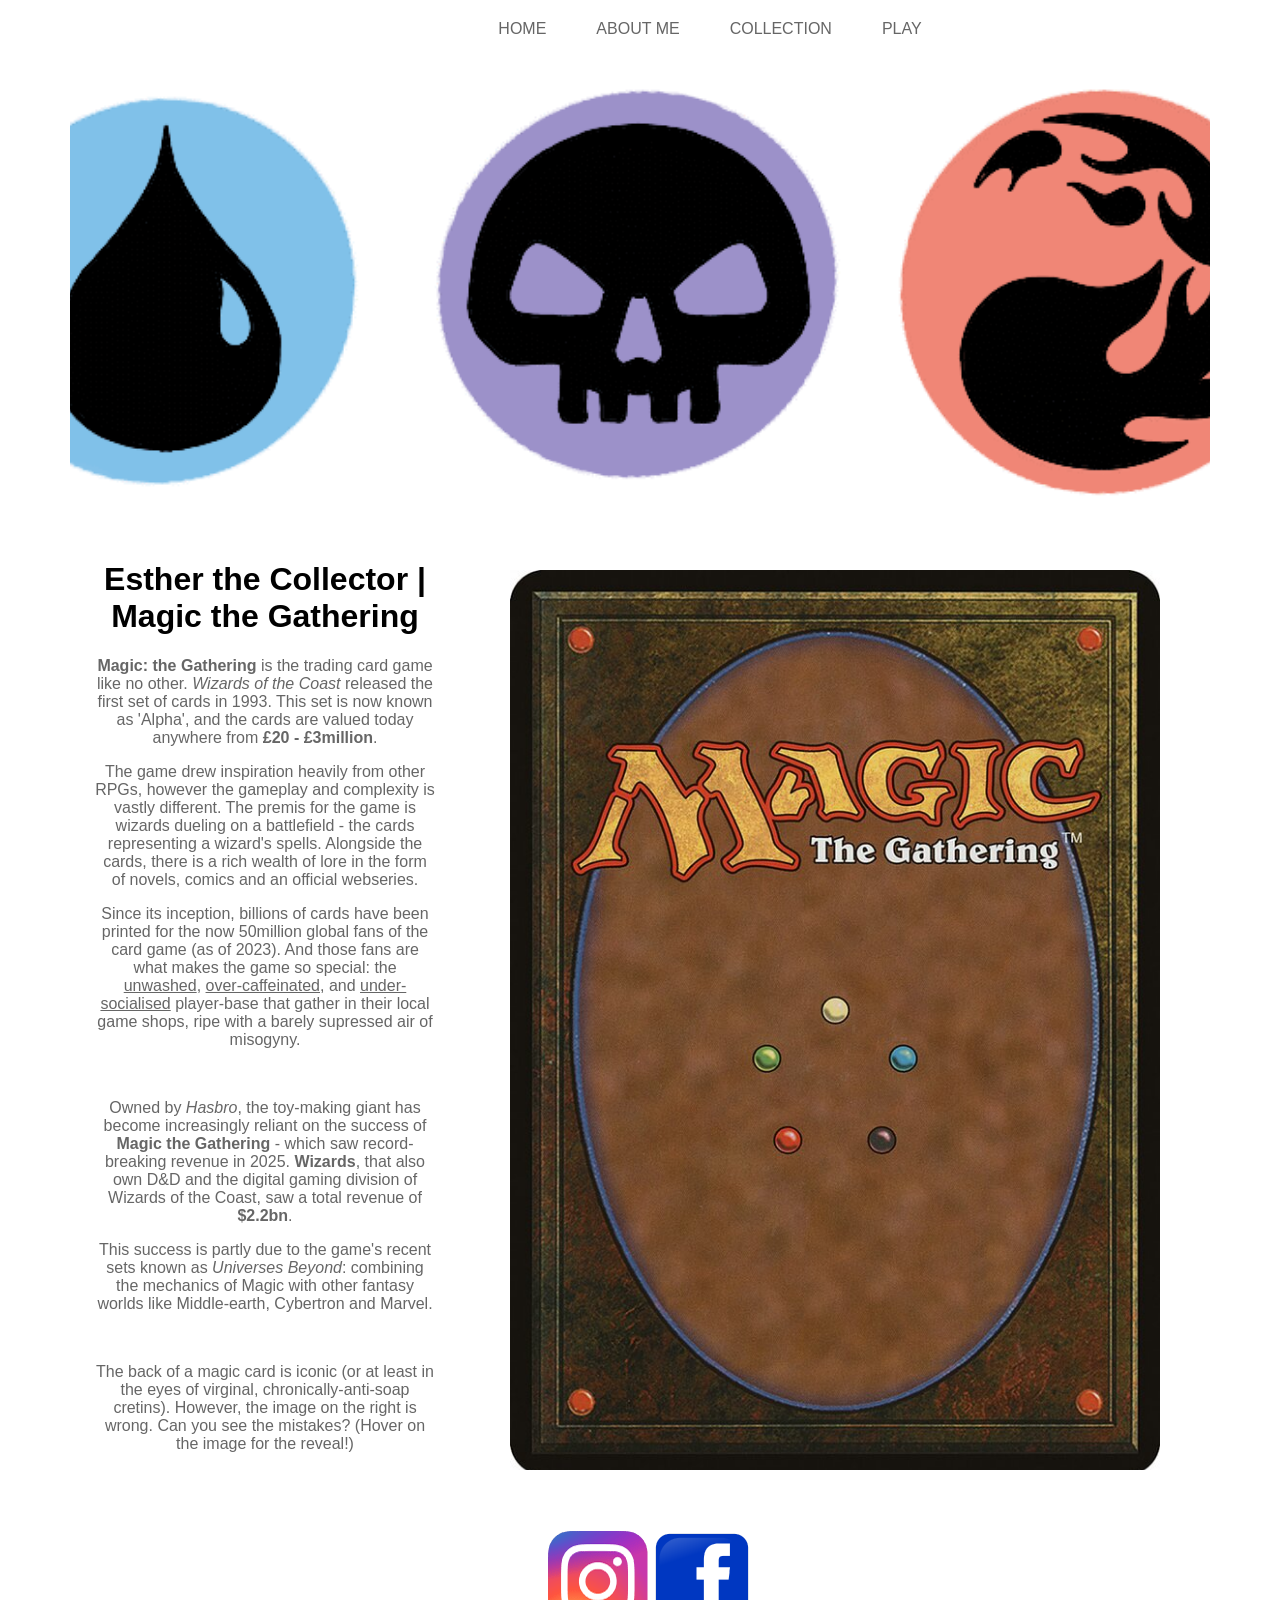
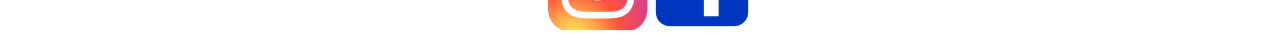
<file: index.html>
<!DOCTYPE html>
<html lang="en">
<head>
    <meta charset="UTF-8">
    <meta name = "description" content = "This the home page for Esther the Collector website. A site for players new to Magic the Gathering to give some background informatino about the game.">
    <meta name = "keywords" content = "Magic the Gathering, Wizards of the Coast, Esther the Collector, Magic, Trading Card Game, Cards, Beginners, New Players">
    <meta name = "author" content = "Kagstertron">
    <meta name="viewport" content="width=device-width, initial-scale=1.0">
    <title> Esther the Collector | HOME </title>
    <link rel="stylesheet" href="Prep.css">
</head>

<header>
    <nav>
        <a href = "index.html">HOME</a>
        <a href = "about_me.html">ABOUT ME</a>
        <a href = "collection.html">COLLECTION</a>
        <a href = "how_to_play.html">PLAY</a>
    </nav>
</header>

<body>    
    <div class = "hero">

    </div>

    <div class = "row">
        <div class = "column70">
            <h1>Esther the Collector | Magic the Gathering</h1>
            <p><b>Magic: the Gathering</b> is the trading card game like no other. <i>Wizards of the Coast</i> released the first set of cards in 1993. This set is now known as 'Alpha', and the cards are valued today anywhere from <b>£20 - £3million</b>.</p>
            <P>The game drew inspiration heavily from other RPGs, however the gameplay and complexity is vastly different. The premis for the game is wizards dueling on a battlefield - the cards representing a wizard's spells. Alongside the cards, there is a rich wealth of lore in the form of novels, comics and an official webseries.</P>
            <p>Since its inception, billions of cards have been printed for the now 50million global fans of the card game (as of 2023). And those fans are what makes the game so special: the <u>unwashed</u>, <u>over-caffeinated</u>, and <u>under-socialised</u> player-base that gather in their local game shops, ripe with a barely supressed air of misogyny.</p>
            <br>
            <p> Owned by <i>Hasbro</i>, the toy-making giant has become increasingly reliant on the success of <b>Magic the Gathering</b> - which saw record-breaking revenue in 2025. <b>Wizards</b>, that also own D&D and the digital gaming division of Wizards of the Coast, saw a total revenue of <b>$2.2bn</b>.</p>
            <p>This success is partly due to the game's recent sets known as <i>Universes Beyond</i>: combining the mechanics of Magic with other fantasy worlds like Middle-earth, Cybertron and Marvel.</p>
            <br>
            <p>The back of a magic card is iconic (or at least in the eyes of virginal, chronically-anti-soap cretins). However, the image on the right is wrong. Can you see the mistakes? (Hover on the image for the reveal!)</p>
        </div>
        <div class = "sudo"></div>
    </div>
</body>

<footer>
    <a href = "https://www.instagram.com">
        <img src = "instagramLogoProper.gif" alt = "instagram logo"></a>
    <a href = "https://www.facebook.com">
        <img src = "facebookLogoProper.gif"></a>
</footer>
</file>
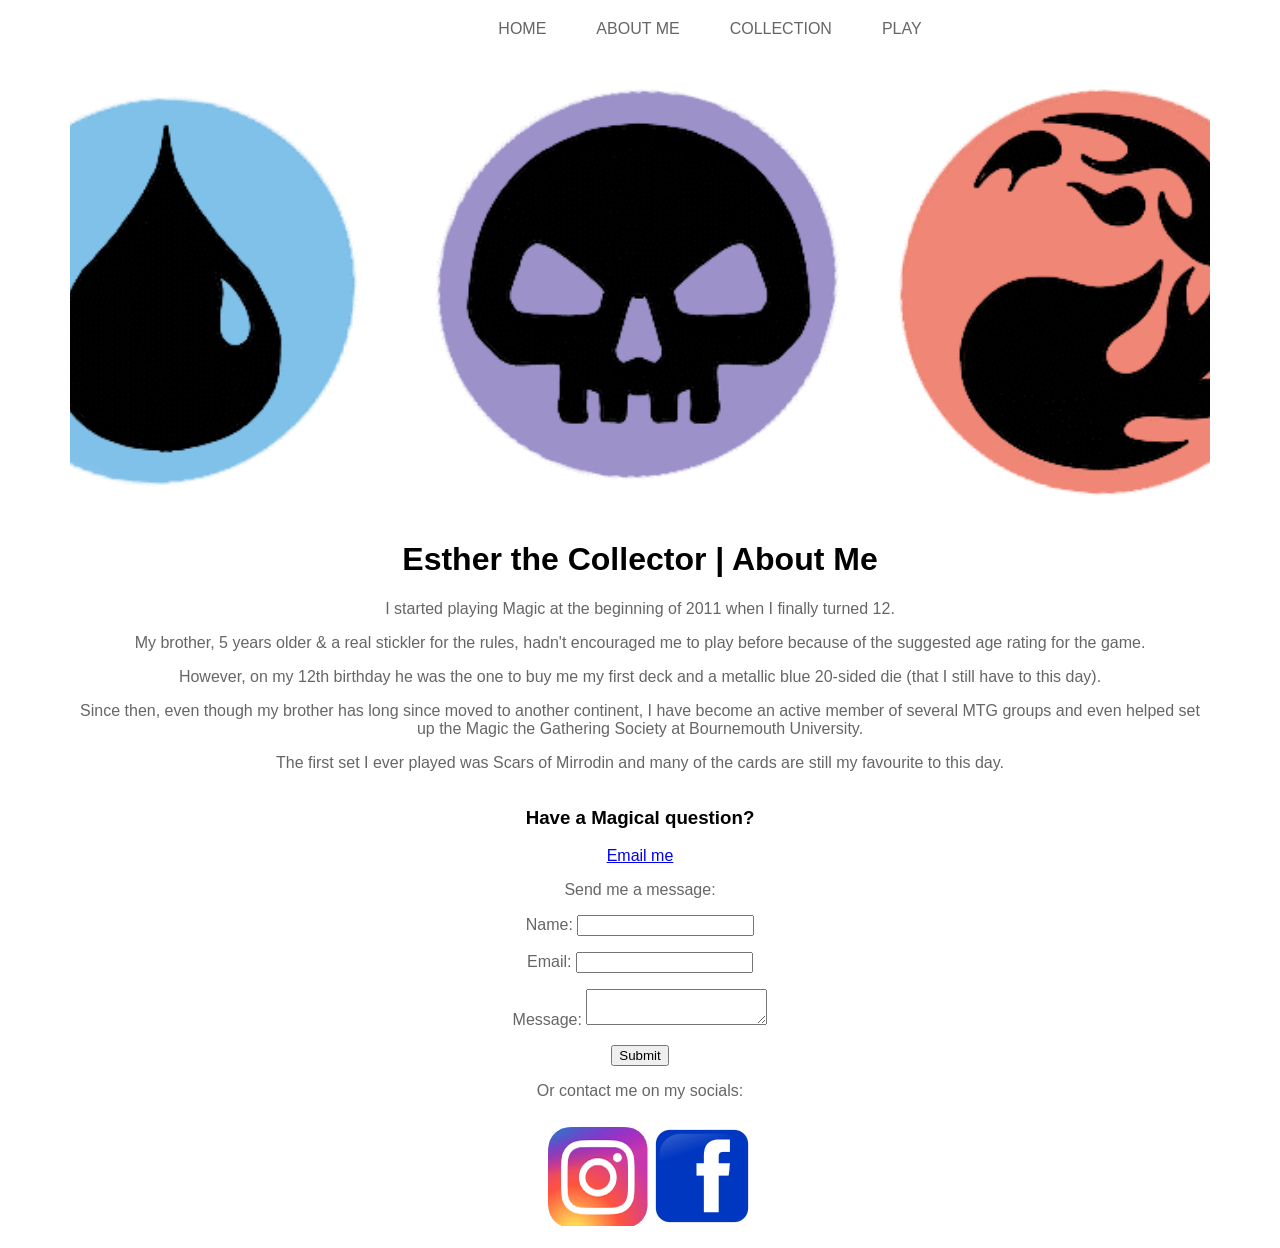
<file: about_me.html>
<!DOCTYPE html>
<html lang="en">
<head>
    <meta charset="UTF-8">
    <meta name = "description" content = "This the a page for more information about Esther the Collector. It gives some information about me Magic history.">
    <meta name = "keywords" content = "Magic the Gathering, Wizards of the Coast, Esther the Collector, Magic, Trading Card Game, Cards, Beginners, New Players">
    <meta name = "author" content = "Kagstertron">
    <meta name="viewport" content="width=device-width, initial-scale=1.0">
    <title> Esther the Collector | ABOUT ME </title>
    <link rel="stylesheet" href="Prep.css">
</head>

<header>
    <nav>
        <a href = "index.html">HOME</a>
        <a href = "about_me.html">ABOUT ME</a>
        <a href = "collection.html">COLLECTION</a>
        <a href = "how_to_play.html">PLAY</a>
    </nav>
</header>

<body>   
    <div class = "hero">

    </div>

    <div class = "row">
        <div class = "column100">
            <h1>Esther the Collector | About Me</h1>
            <p>I started playing Magic at the beginning of  2011 when I finally turned 12.</p>
            <p>My brother, 5 years older & a real stickler for the rules, hadn't encouraged me to play before because of the suggested age rating for the game.</p>
            <p>However, on my 12th birthday he was the one to buy me my first deck and a metallic blue 20-sided die (that I still have to this day).</p>
            <p>Since then, even though my brother has long since moved to another continent, I have become an active member of several MTG groups and even helped set up the Magic the Gathering Society at Bournemouth University.</p>
            <p>The first set I ever played was Scars of Mirrodin and many of the cards are still my favourite to this day.</p>
        </div>
    </div>

    <div class = "form">
        <h3>Have a Magical question?</h3>
        <a href = "mailto:esther@thecollector.com"> Email me</a>
        <p> Send me a message:</p>
        <form action = "/my-handling-form-page" method = "post">
            <p>
                <label for = "name" > Name:</label>
                <input type = "text" id="name" name="user_name"/>
            </p>
            <p>
                <label for = "mail">Email:</label>
                <input type = "email" id = "mail" name = "user_email"/>
            </p>
            <p>
                <label for = "msg" > Message:</label>
                <textarea id = "msg" name = "user_message"></textarea>
            </p>
            <input type = "submit" value = "Submit">
        </form>
        <p>Or contact me on my socials:</p>
    </div>
</body>

<footer>
    <a href = "https://www.instagram.com">
        <img src = "instagramLogoProper.gif" alt = "instagram logo"></a>
    <a href = "https://www.facebook.com">
        <img src = "facebookLogoProper.gif"></a>
</footer>
</file>
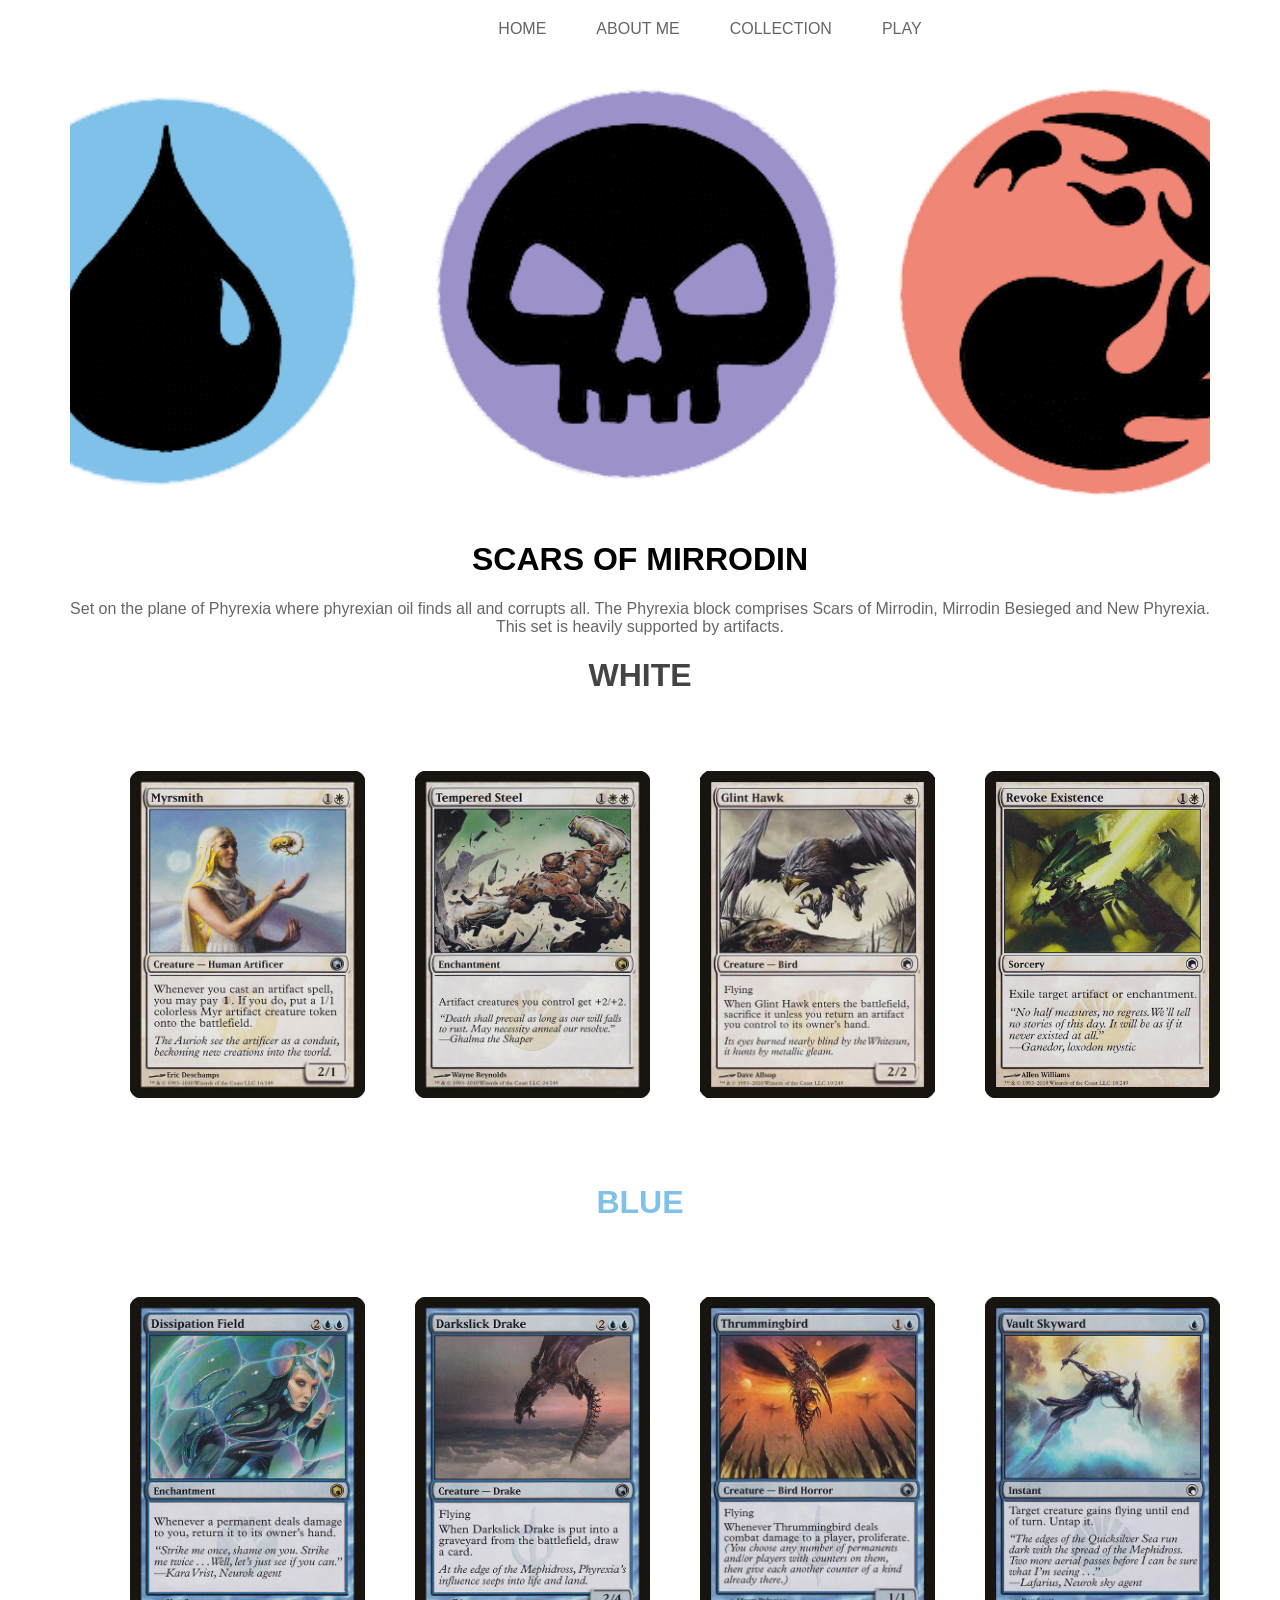
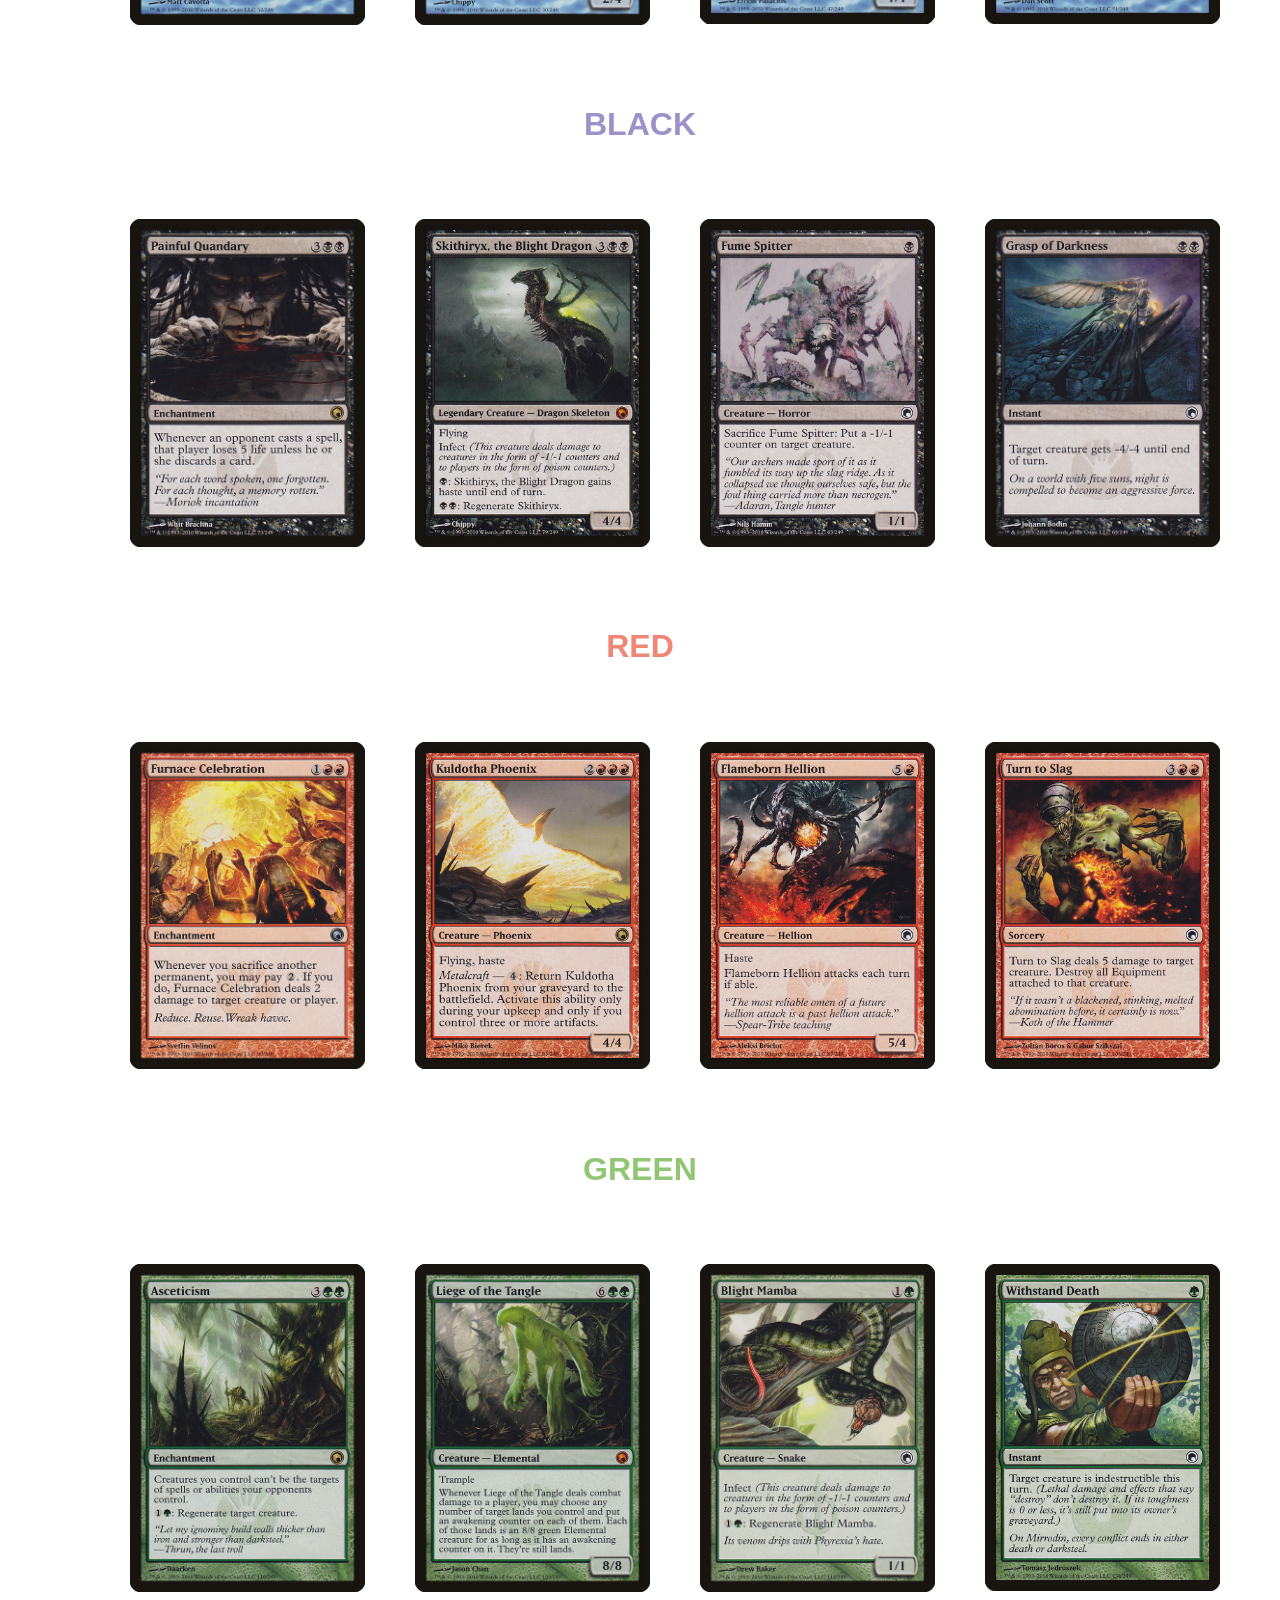
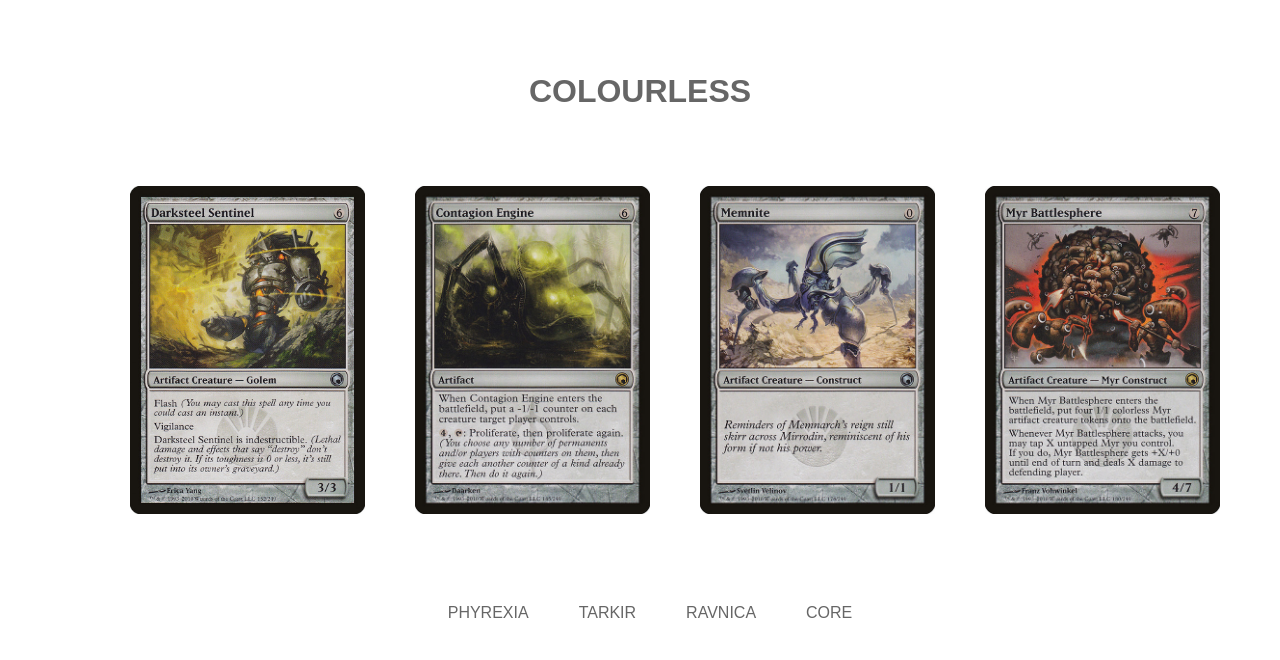
<file: collection.html>
<!DOCTYPE html>
<html lang="en">
<head>
    <meta charset="UTF-8">
    <meta name = "description" content = "This the first page of my card collection showcasing cards from the Phyrexian set.">
    <meta name = "keywords" content = "Phyrexia, Magic the Gathering, Wizards of the Coast, Esther the Collector, Magic, Trading Card Game, Cards, Beginners, New Players">
    <meta name = "author" content = "Kagstertron">
    <meta name="viewport" content="width=device-width, initial-scale=1.0">
    <title> EK | Phyrexia </title>
    <link rel="stylesheet" href="Prep.css">
</head>

<header>
    <nav>
        <a href = "index.html">HOME</a>
        <a href = "about_me.html">ABOUT ME</a>
        <a href = "collection.html">COLLECTION</a>
        <a href = "how_to_play.html">PLAY</a>
    </nav>
</header>

<body>
    <div class = "hero">

    </div>

    <div class = "set">
        <h1>SCARS OF MIRRODIN</h1>
        <p>Set on the plane of Phyrexia where phyrexian oil finds all and corrupts all. The Phyrexia block comprises Scars of Mirrodin, Mirrodin Besieged and New Phyrexia. This set is heavily supported by artifacts.</p>
    </div>
    
    <div class = white>
        <h1>WHITE</h1>
    </div>
    <div class = row>
        <div class = column25>
            <div class = "imagebox">
                <div class = "zoom">
                    <img src = "myrsmith.jpg" alt = "Myrsmith. Picture of a 2/1 human artificer MTG card.">
                </div>
            </div>
        </div>
        <div class = column25>
            <div class = "imagebox">
                <div class = "zoom">
                    <img src = "temperedSteel.jpg" alt = "Tempered Steel. Picture of an enchanment MTG card.">
                </div>
            </div>
        </div>
        <div class = column25>
            <div class = "imagebox">
                <div class = "zoom">
                    <img src = "glintHawk.webp" alt = "Glint Hawk. Picture of a 1/1, flying bird MTG card.">
                </div>
            </div>
        </div>
        <div class = column25>
            <div class = "imagebox">
                <div class = "zoom">
                    <img src = "revokeExistence.jpg" alt = "Revoke existence. Picture of a white sorcery MTG card.">
                </div>
            </div>
        </div>
    </div>

    <div class = blue>
        <h1>BLUE</h1>
    </div>
    <div class = row>
        <div class = column25>
            <div class = "imagebox">
                <img src = "dissipationField.jpg" alt = "Dissipation Field. Picture of an enchanment MTG card.">
            </div>
        </div>
        <div class = column25>
            <div class = "imagebox">
                <img src = "darkslickDrake.webp" alt = "Darkslick Drake. Picture of a 2/4, flying drake MTG card.">
            </div>
        </div>
        <div class = column25>
            <div class = "imagebox">
                <img src = "thrummingbird.webp" alt = "Thrummingbird. Picture of a 1/1, flying bird horror MTG card.">
            </div>
        </div>
        <div class = column25>
            <div class = "imagebox">
                <img src = "vaultSkyward.webp" alt = "Vault Skyward. Picture of a blue instant MTG card.">
            </div>
        </div>
    </div>

    <div class = black>
        <h1>BLACK</h1>
    </div>
    <div class = row>
        <div class = column25>
            <div class = "imagebox">
                <img src = "painfulQuandry.webp" alt = "Painful Quandry. Picture of an enchanment MTG card.">
            </div>
        </div>
        <div class = column25>
            <div class = "imagebox">
                <img src = "skithiryx.jpg" alt = "Skithiryx, the Blight Dragon. Picture of a 4/4, flying, infect dragon skeleton MTG card.">
            </div>
        </div>
        <div class = column25>
            <div class = "imagebox">
                <img src = "fumeSpitter.jpg" alt = "Fume Spitter. Picture of a 1/1, horror MTG card.">
            </div>
        </div>
        <div class = column25>
            <div class = "imagebox">
                <img src = "GraspOfDarkness.jpg" alt = "Grasp of Darkness. Picture of a blue instant MTG card.">
            </div>
        </div>
    </div>

    <div class = red>
        <h1>RED</h1>
    </div>
    <div class = row>
        <div class = column25>
            <div class = "imagebox">
                <img src = "furnaceCelebration.jpg" alt = "Furnace Celebration. Picture of an enchanment MTG card.">
            </div>
        </div>
        <div class = column25>
            <div class = "imagebox">
                <img src = "kuldothaPhoenix.jpg" alt = "Kuldotha Pheonix.Picture of a 4/4, flying, haste phoenix MTG card.">
            </div>
        </div>
        <div class = column25>
            <div class = "imagebox">
                <img src = "flamebornHellion.jpg" alt = "Flameborn Hellion. Picture of a 5/4, haste hellion MTG card.">
            </div>
        </div>
        <div class = column25>
            <div class = "imagebox">
                <img src = "turnToSlag.jpg" alt = "Turn to Slag. Picture of a sorcery MTG card.">
            </div>
        </div>
    </div>

    <div class = green>
        <h1>GREEN</h1>
    </div>
    <div class = row>
        <div class = column25>
            <div class = "imagebox">
                <img src = "asceticism.jpg" alt = "Asceticism. Picture of an enchanment MTG card.">
            </div>
        </div>
        <div class = column25>
            <div class = "imagebox">
                <img src = "leigeOfTheTangle.jpg" alt = "Liege of the Tangle. Picture of an 8/8, trample elemental MTG card.">
            </div>
        </div>
        <div class = column25>
            <div class = "imagebox">
                <img src = "blightMamba.jpg" alt = "Blight Mamba.Picture of a 1/1, infect snake MTG card.">
            </div>
        </div>
        <div class = column25>
            <div class = "imagebox">
                <img src = "withstandDeath.jpg" alt = "Withstand Death. Picture of an instant MTG card.">
            </div>
        </div>
    </div>

<div class = colourless>
        <h1>COLOURLESS</h1>
    </div>
    <div class = row>
        <div class = column25>
            <div class = "imagebox">
                <img src = "darksteelSentinel.jpg" alt = "Picture of Darksteel Sentinel. An 3/3, flas, vigilence, indestructible golem MTG card.">
            </div>
        </div>
        <div class = column25>
            <div class = "imagebox">
                <img src = "contagionEngine.jpg" alt = "Contagion Engine. A picture of an artifact MTG card.">
            </div>
        </div>
        <div class = column25>
            <div class = "imagebox">
                <img src = "memnite.jpg" alt = "Memnite. A picture of a 1/1 myr, artifact creature MTG card.">
            </div>
        </div>
        <div class = column25>
            <div class = "imagebox">
                <img src = "myrBattlesphere.jpg" alt = "Myr Battlesphere. A picture of a 4/7, Myr Construct, artifact creature MTG card.">
            </div>
        </div>
    </div>

</body>

<footer>
    <nav>
        <a href = "collection.html">PHYREXIA</a>
        <a href = "tarkir_block.html">TARKIR</a>
        <a href = "ravnica_block.html">RAVNICA</a>
        <a href = "core_sets.html">CORE</a>
    </nav>
</footer>
</file>
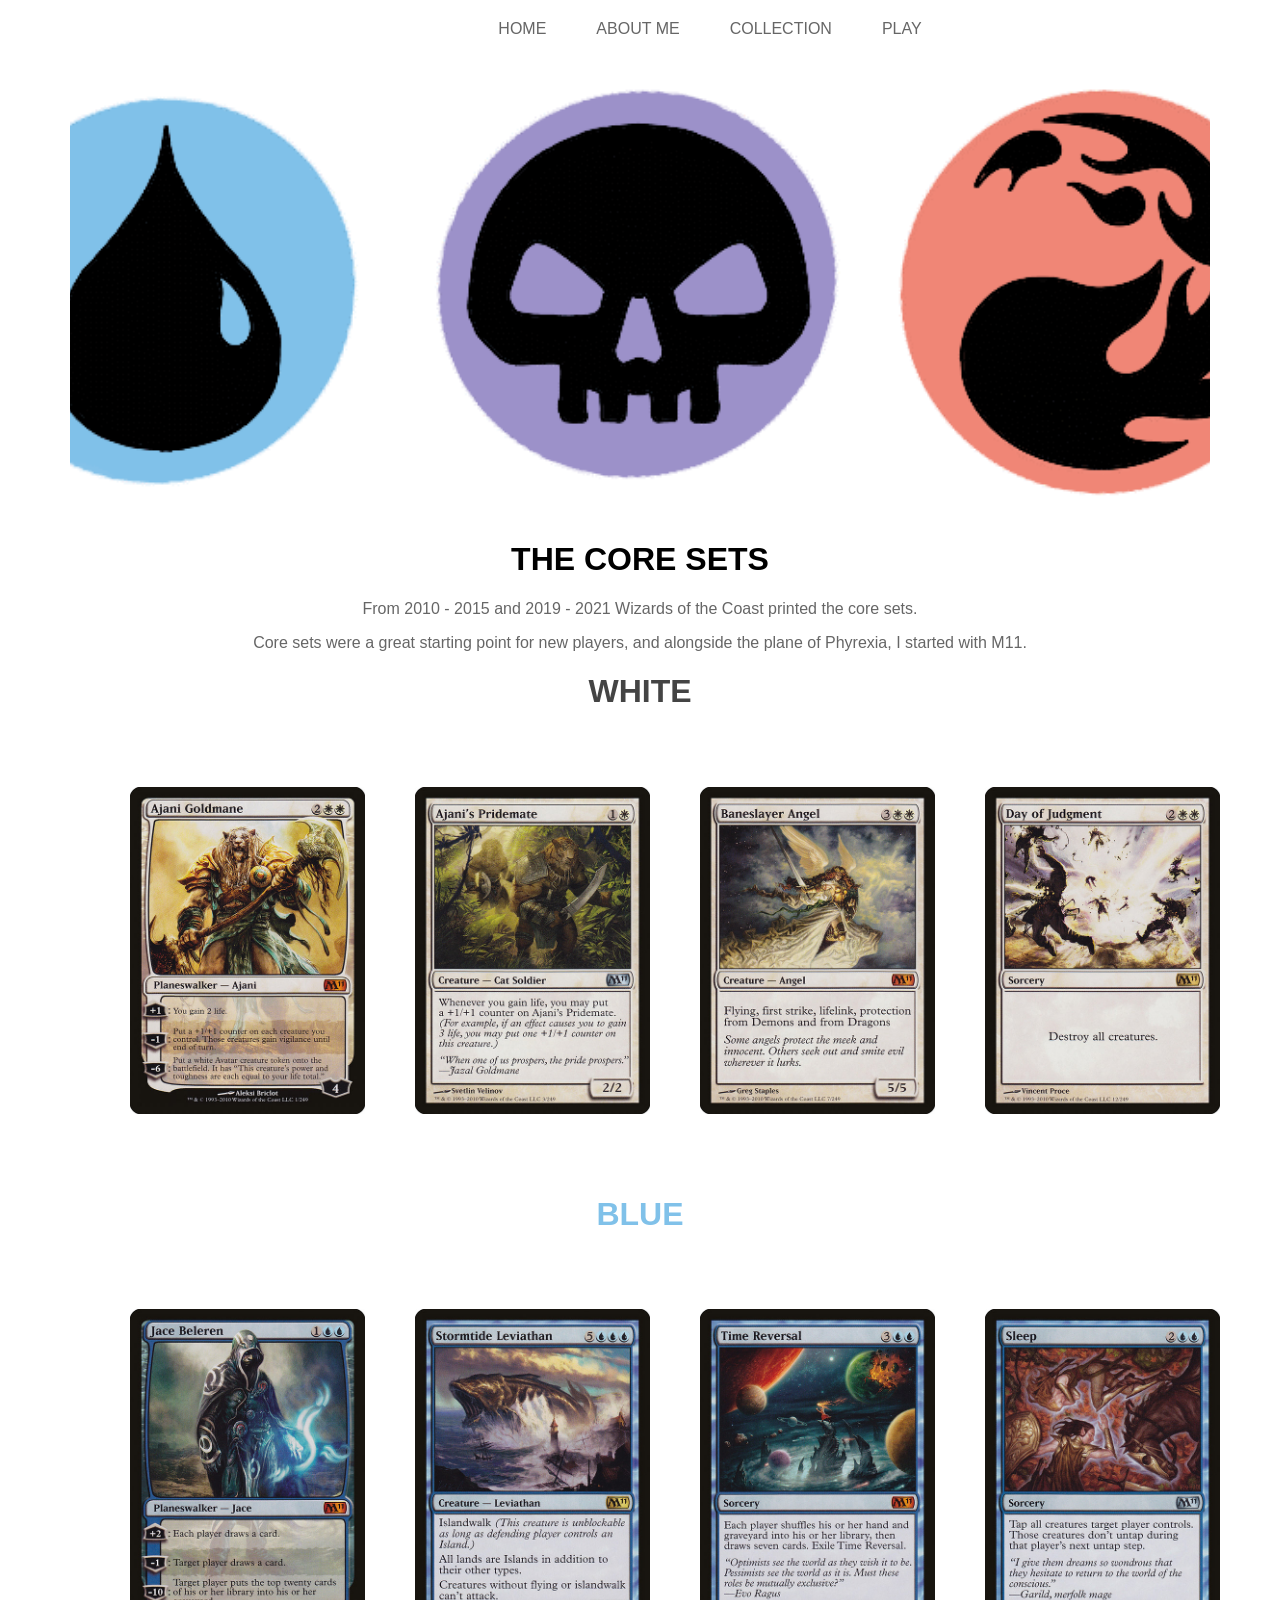
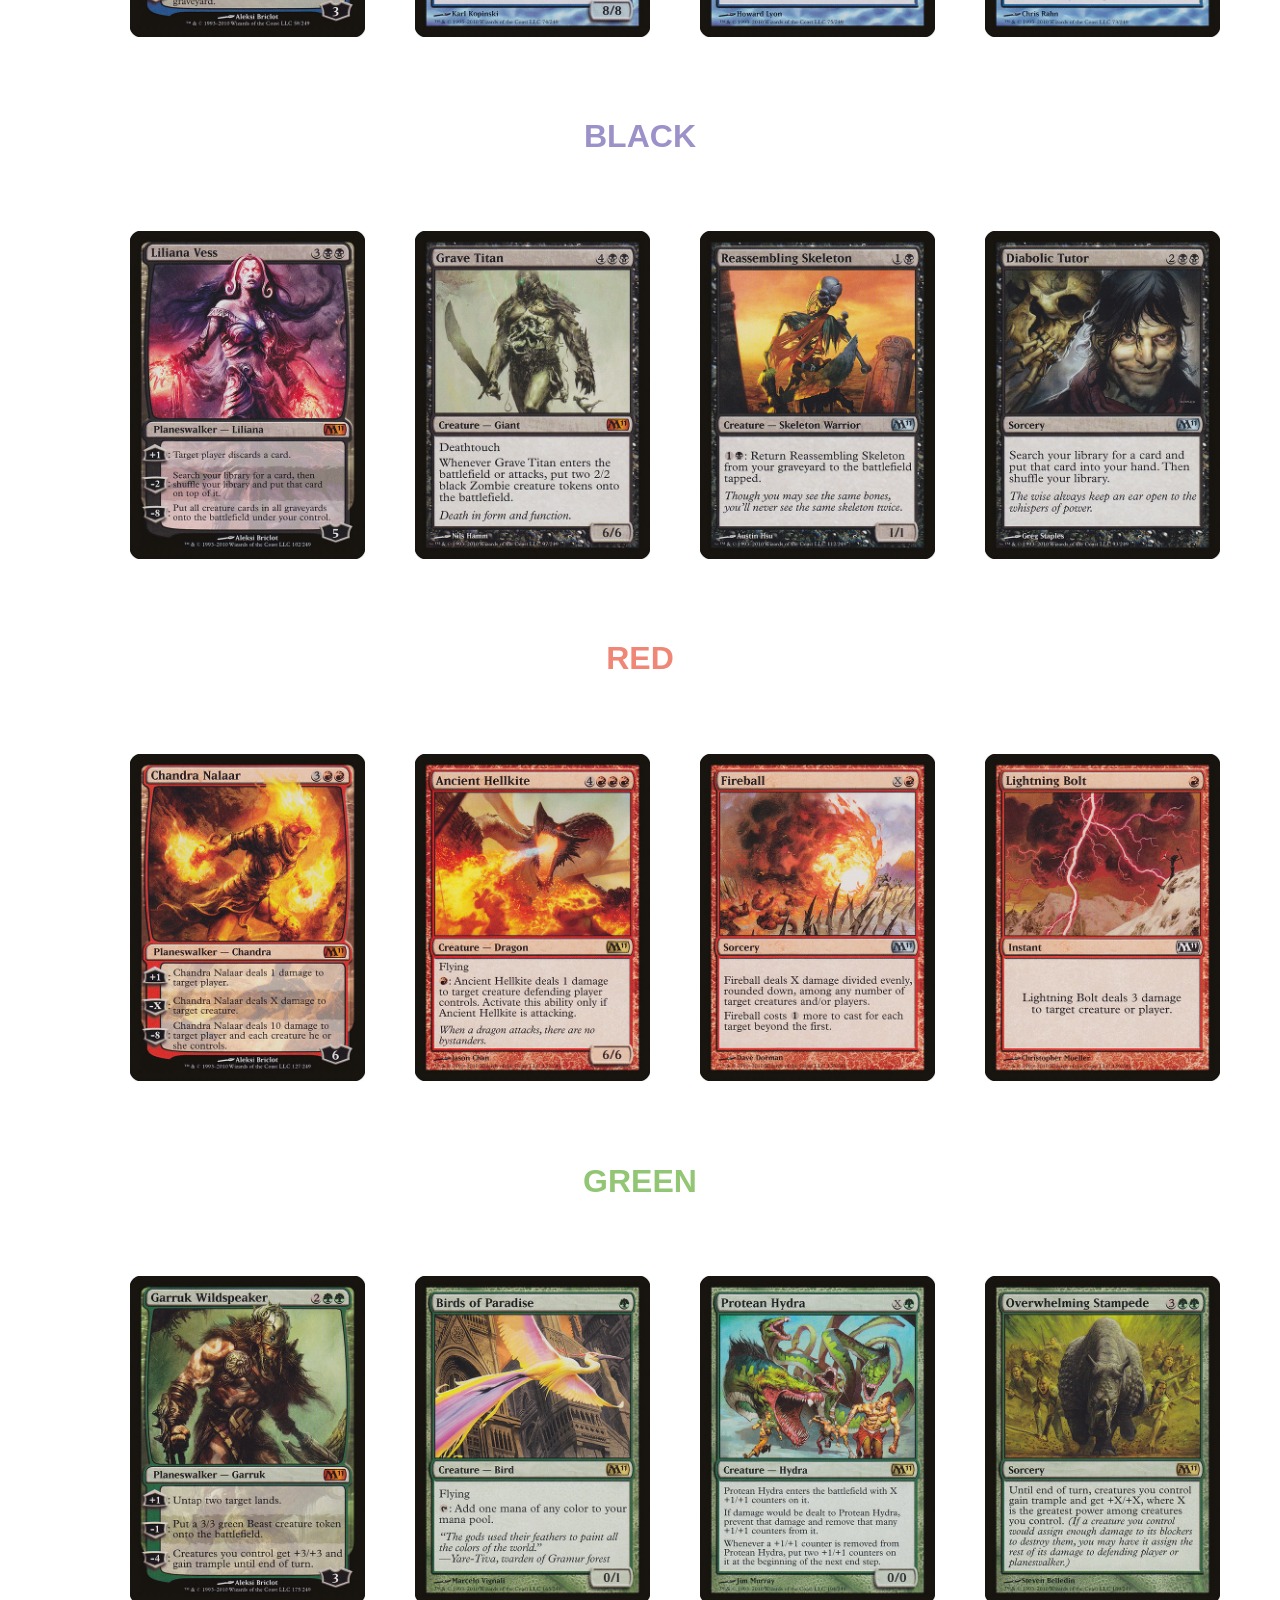
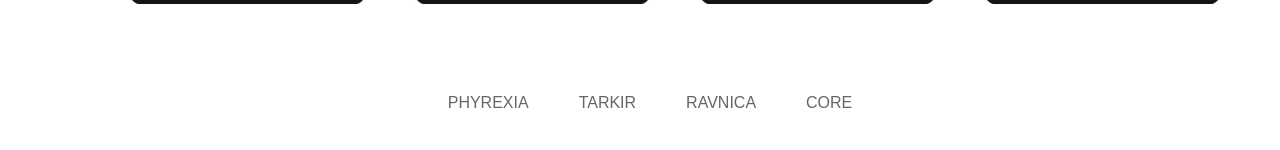
<file: core_sets.html>
<!DOCTYPE html>
<html lang="en">
<head>
    <meta charset="UTF-8">
    <meta name = "description" content = "This is another page of my card collection showcasing cards from the Core 11 set.">
    <meta name = "keywords" content = "Core, Magic the Gathering, Wizards of the Coast, Esther the Collector, Magic, Trading Card Game, Cards, Beginners, New Players">
    <meta name = "author" content = "Kagstertron">
    <meta name="viewport" content="width=device-width, initial-scale=1.0">
    <title> EK | Core Sets </title>
    <link rel="stylesheet" href="Prep.css">
</head>

<header>
    <nav>
        <a href = "index.html">HOME</a>
        <a href = "about_me.html">ABOUT ME</a>
        <a href = "collection.html">COLLECTION</a>
        <a href = "how_to_play.html">PLAY</a>
    </nav>
</header>

<body>
    <div class = "hero">

    </div>

    <div class = "set">
        <h1>THE CORE SETS</h1>
        <p>From 2010 - 2015 and 2019 - 2021 Wizards of the Coast printed the core sets.</p>
        <p>Core sets were a great starting point for new players, and alongside the plane of Phyrexia, I started with M11.</p>
    </div>
    
    <div class = white>
        <h1>WHITE</h1>
    </div>
    <div class = row>
        <div class = column25>
            <div class = "imagebox">
                <img src = "ajaniGoldmane.jpg" alt = "Ajani Goldmane the white planeswalker in M11 core set Magic card.">
            </div>
        </div>
        <div class = column25>
            <div class = "imagebox">
                <img src = "ajani'sPridemate.jpg" alt = "Ajani's Pridemate. Picture of a 2/2 cat soldier MTG card.">
            </div>
        </div>
        <div class = column25>
            <div class = "imagebox">
                <img src = "baneslayerAngel.jpg" alt = "Baneslayer Angel. A 5/5, flying, first strike, lifelink angel MTG card.">
            </div>
        </div>
        <div class = column25>
            <div class = "imagebox">
                <img src = "dayOfJudgement.jpg" alt = "Day of Judgement. Picture of a white sorcery MTG card.">
            </div>
        </div>
    </div>

    <div class = blue>
        <h1>BLUE</h1>
    </div>
    <div class = row>
        <div class = column25>
            <div class = "imagebox">
                <img src = "jaceBeleren.jpg" alt = "Jave Beleren the blue planeswalker in M11 core set Magic card.">
            </div>
        </div>
        <div class = column25>
            <div class = "imagebox">
                <img src = "stormtideLeviathan.jpg" alt = "Stormtide Leviathan. Picture of an 8/8 islandwalk leviathan MTG card.">
            </div>
        </div>
        <div class = column25>
            <div class = "imagebox">
                <img src = "timeReversal.jpg" alt = "Time Reversal. Picture of a sorcery MTG card.">
            </div>
        </div>
        <div class = column25>
            <div class = "imagebox">
                <img src = "sleep.jpg" alt = "Sleep. Picture of a blue instant MTG card.">
            </div>
        </div>
    </div>

    <div class = black>
        <h1>BLACK</h1>
    </div>
    <div class = row>
        <div class = column25>
            <div class = "imagebox">
                <img src = "lilianaVess.jpg" alt = "Liliana Vess the black planeswalker in M11 core set Magic card.">
            </div>
        </div>
        <div class = column25>
            <div class = "imagebox">
                <img src = "graveTitan.jpg" alt = "Grave Titan. Picture of a 6/6 deathtouch giant MTG card.">
            </div>
        </div>
        <div class = column25>
            <div class = "imagebox">
                <img src = "reassemblingSkeleton.jpg" alt = "Reassembling Skeleton. Picture of a 1/1, skeleton warrior MTG card.">
            </div>
        </div>
        <div class = column25>
            <div class = "imagebox">
                <img src = "diabolicTutor.jpg" alt = "Diabolic Tutor. Picture of a black sorcery MTG card.">
            </div>
        </div>
    </div>

    <div class = red>
        <h1>RED</h1>
    </div>
    <div class = row>
        <div class = column25>
            <div class = "imagebox">
                <img src = "chandraNalaar.jpg" alt = "Chandra Nalaar the red planeswalker in M11 core set Magic card.">
            </div>
        </div>
        <div class = column25>
            <div class = "imagebox">
                <img src = "ancientHellkite.jpg" alt = "Ancient Hellkite. Picture of a 6/6, flying dragon MTG card.">
            </div>
        </div>
        <div class = column25>
            <div class = "imagebox">
                <img src = "fireball.jpg" alt = "Fireball. Picture of a red sorcery MTG card.">
            </div>
        </div>
        <div class = column25>
            <div class = "imagebox">
                <img src = "lightningBolt.jpg" alt = "Lightning Bolt. Picture of a red instant MTG card.">
            </div>
        </div>
    </div>

    <div class = green>
        <h1>GREEN</h1>
    </div>
    <div class = row>
        <div class = column25>
            <div class = "imagebox">
                <img src = "garrukWildspeaker.jpg" alt = "Garruk Wildspeaker the green planeswalker in M11 core set Magic card.">
            </div>
        </div>
        <div class = column25>
            <div class = "imagebox">
                <img src = "birdsOfParadise.jpg" alt = "Birds of Paradise. Picture of an 0/1 flying MTG card.">
            </div>
        </div>
        <div class = column25>
            <div class = "imagebox">
                <img src = "proteanHydra.jpg" alt = "Protean Hydra.Picture of a 0/0 hydra MTG card.">
            </div>
        </div>
        <div class = column25>
            <div class = "imagebox">
                <img src = "overwhelmingStampede.jpg" alt = "Overwhelming Stampede. Picture of a green sorcery MTG card.">
            </div>
        </div>
    </div>

<footer>
    <nav>
        <a href = "collection.html">PHYREXIA</a>
        <a href = "tarkir_block.html">TARKIR</a>
        <a href = "ravnica_block.html">RAVNICA</a>
        <a href = "core_sets.html">CORE</a>
    </nav>
</footer>
</file>
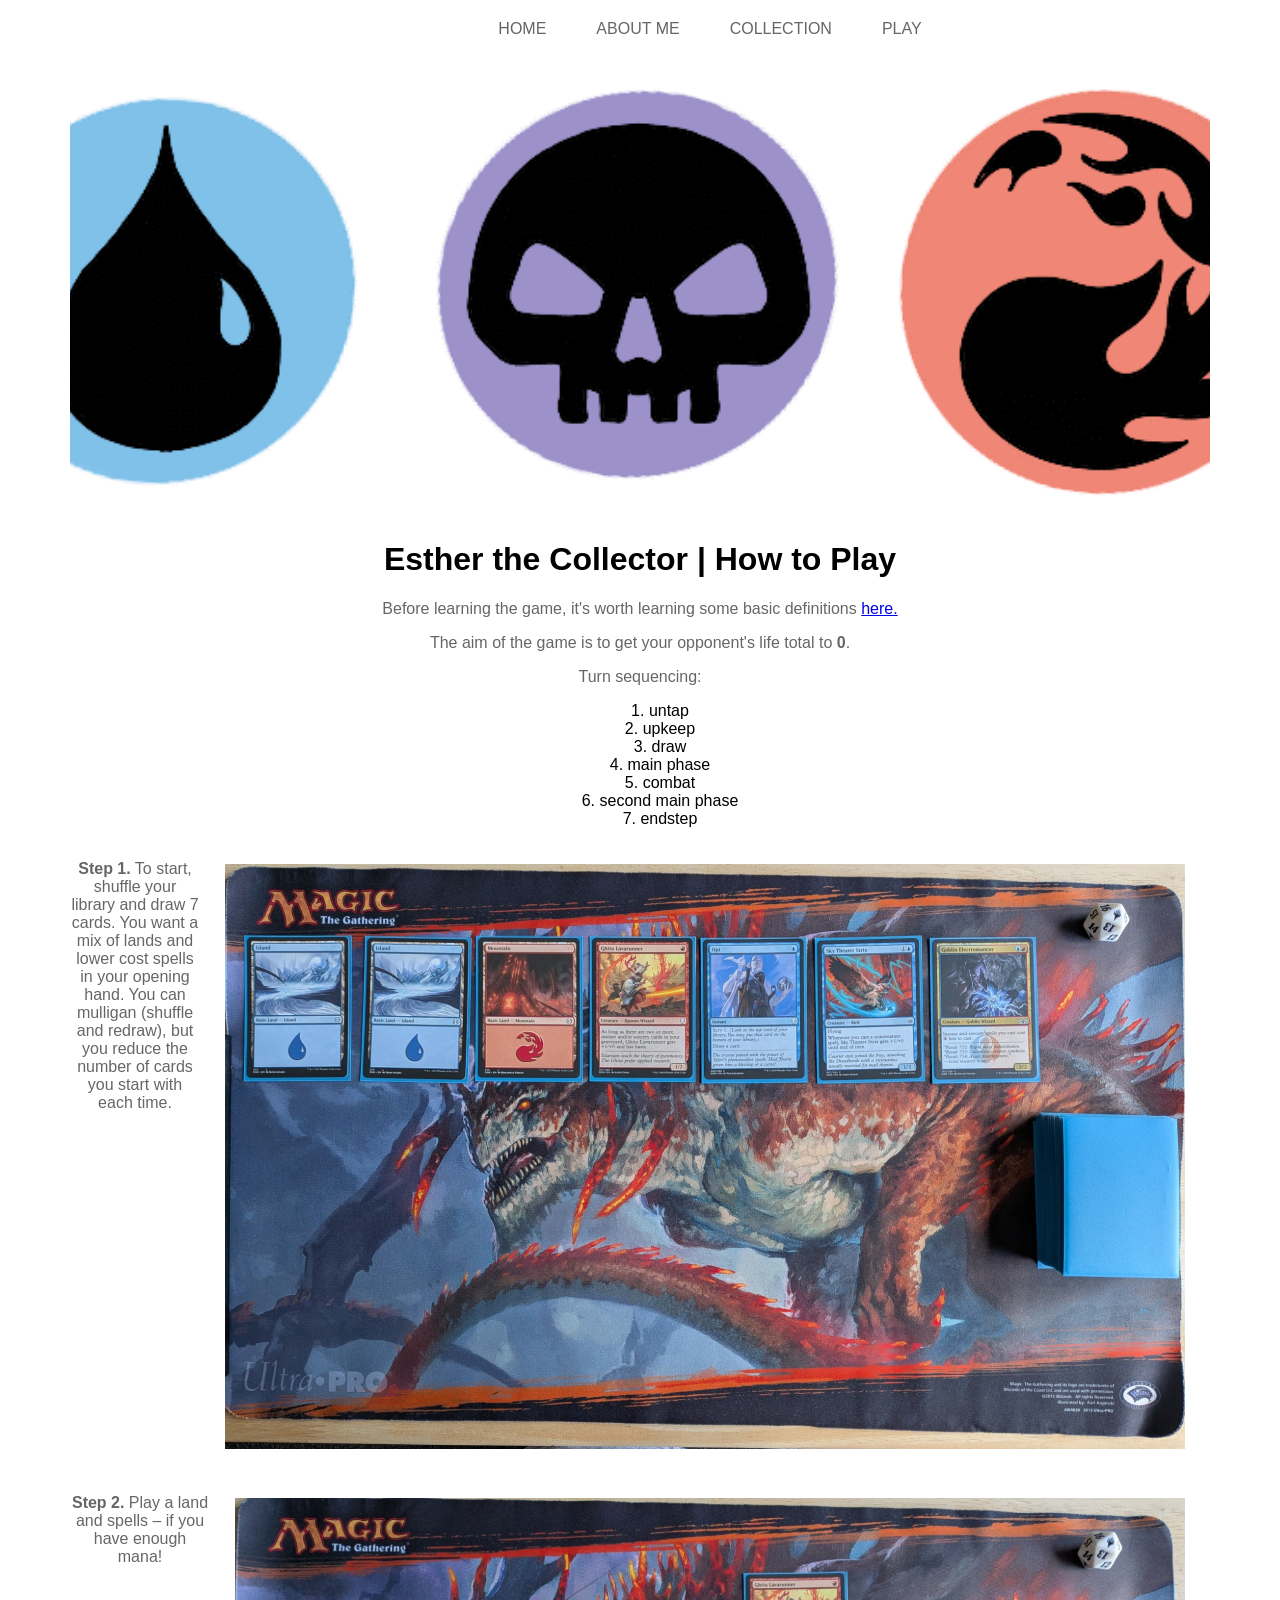
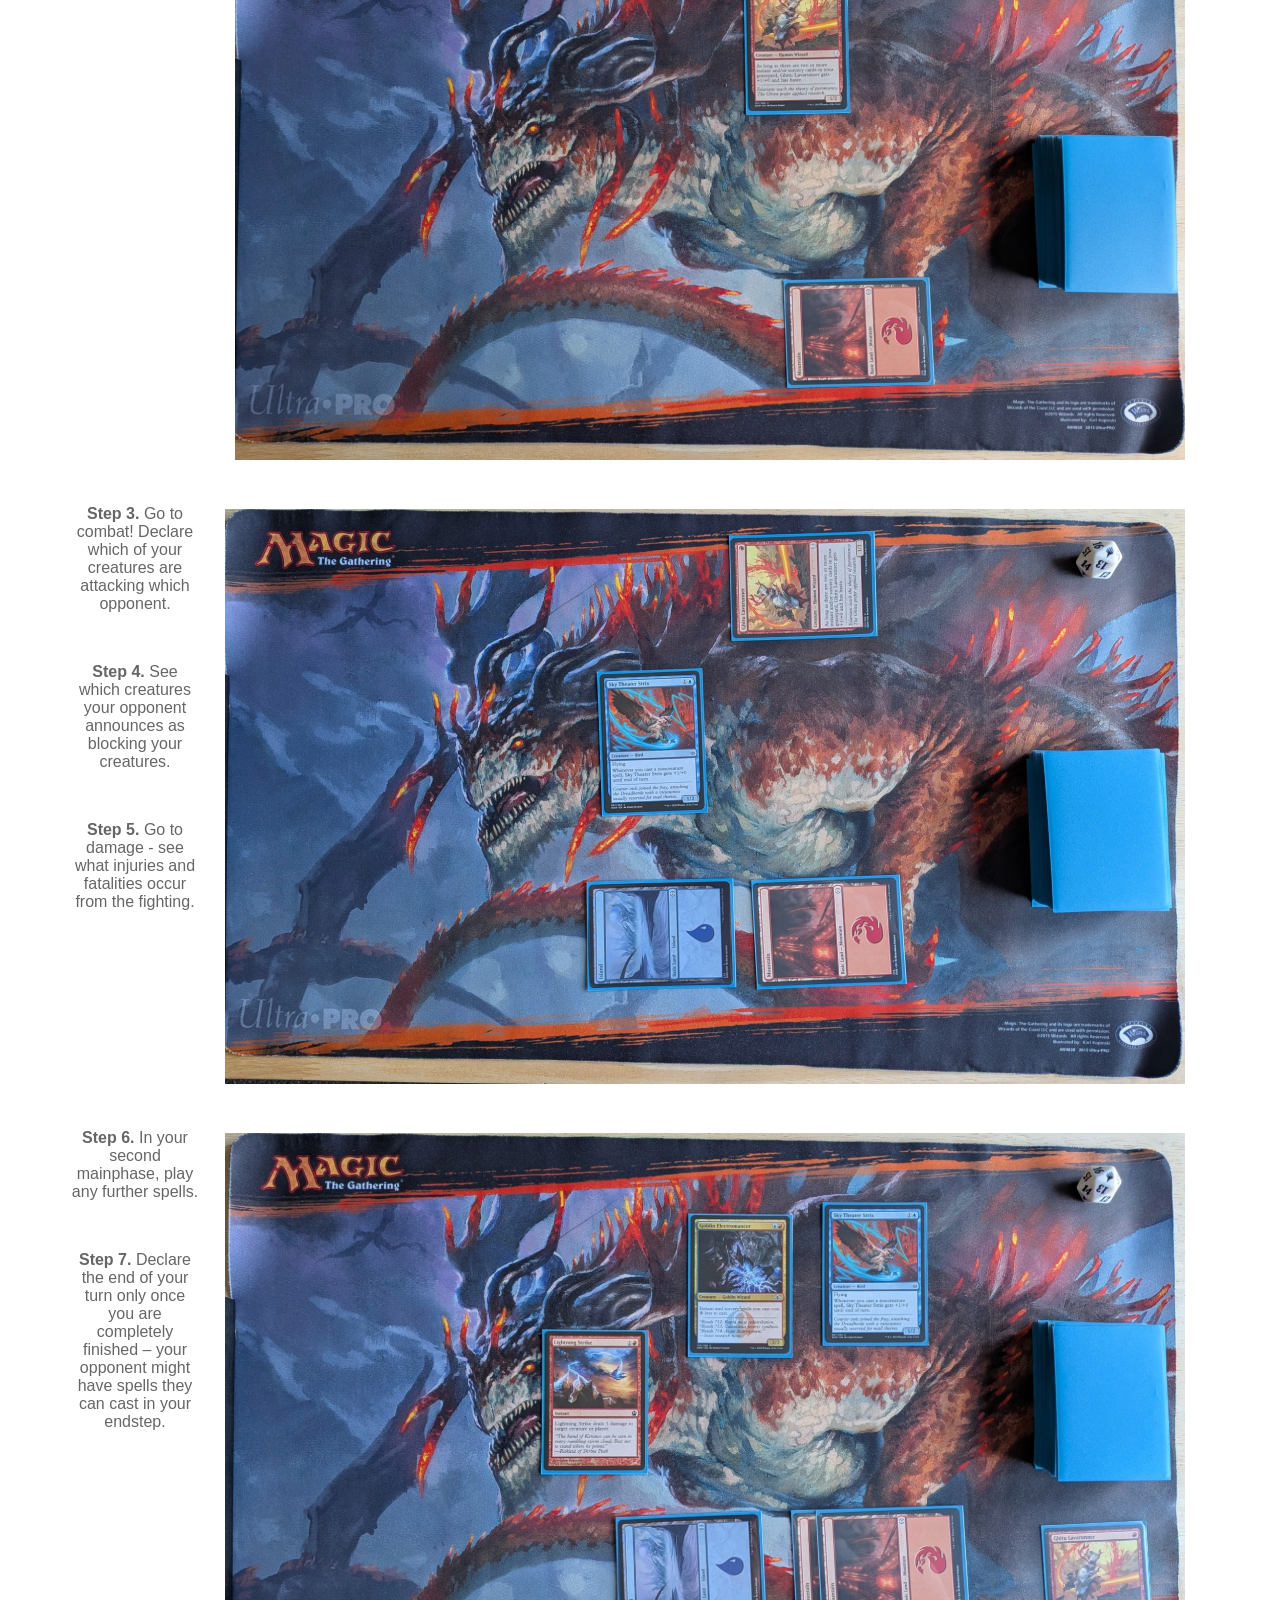
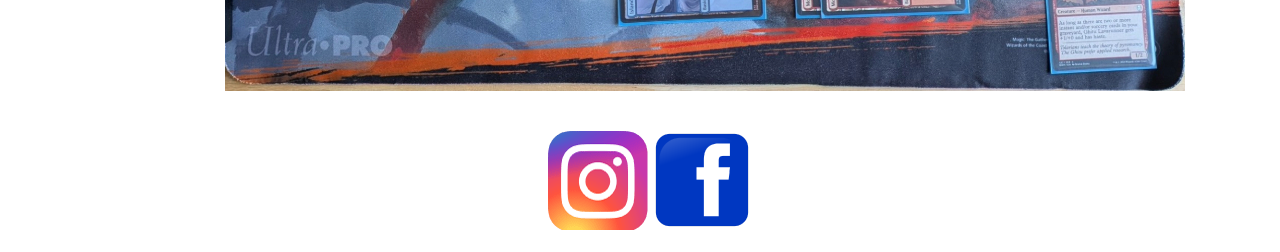
<file: how_to_play.html>
<!DOCTYPE html>
<html lang="en">
<head>
    <meta charset="UTF-8">
    <meta name = "description" content = "Esther the Collector's site for a beginner's guide of how to play Magic the Gathering.">
    <meta name = "keywords" content = "How to Play, Magic the Gathering, Wizards of the Coast, Esther the Collector, Magic, Trading Card Game, Cards, Beginners, New Players">
    <meta name = "author" content = "Kagstertron">
    <meta name="viewport" content="width=device-width, initial-scale=1.0">
    <title> Esther the Collector | HOW TO PLAY </title>
    <link rel="stylesheet" href="Prep.css">
</head>

<header>
    <nav>
        <a href = "index.html">HOME</a>
        <a href = "about_me.html">ABOUT ME</a>
        <a href = "collection.html">COLLECTION</a>
        <a href = "how_to_play.html">PLAY</a>
    </nav>
</header>

<body> 
    <div class = "hero">
    </div>

    <div class = "row">
        <div class = "column100">
            <h1>Esther the Collector | How to Play</h1>
            <p>Before learning the game, it's worth learning some basic definitions <a href = "definitions.html">here.</a></p>
            <p>The aim of the game is to get your opponent's life total to <b>0</b>.</p>
            <p>Turn sequencing:</p>
            <ol>
                <li>untap</li>
                <li>upkeep</li>
                <li>draw</li>
                <li>main phase</li>
                <li>combat</li>
                <li>second main phase</li>
                <li>endstep</li>
            </ol>
        </div>
    </div>

    <div class = "row">
        <div class = "column60">
            <p><b>Step 1.</b> To start, shuffle your library and draw 7 cards. You want a mix of lands and lower cost spells in your opening hand. You can mulligan (shuffle and redraw), but you reduce the number of cards you start with each time.</p>
        </div>
        <div class = column40>
            <img src = "openingHandSmall.png" alt = "Opening hand containing 7 cards: 3 lands, 3 creatures & 1 instant."></a>
        </div>
    </div>

    <div class = "row">
        <div class = "column60">
            <p><b>Step 2.</b> Play a land and spells – if you have enough mana!</p>
        </div>
        <div class = column40>
            <img src = "turnOneSmall.jpg" alt = "MTG battlefield showing a tapped mountain and Ghitu Lavarunner"></a>
        </div>
    </div>

    <div class = "row">
        <div class = "column60">
            <p><b>Step 3.</b> Go to combat! Declare which of your creatures are attacking which opponent.</p>
            <br>
            <p><b>Step 4.</b> See which creatures your opponent announces as blocking your creatures.</p>
            <br>
            <p><b>Step 5.</b> Go to damage - see what injuries and fatalities occur from the fighting.</p>
        </div>
        <div class = column40>
            <img src = "turnTwoSmall.jpg" alt = "MTG battlefield showing a tapped mountain, island & Ghitu Lavarunner and Baleful Strix."></a>
        </div>
    </div>

    <div class = "row">
        <div class = "column60">
            <p><b>Step 6.</b> In your second mainphase, play any further spells. </p>
            <br>
            <p><b>Step 7.</b> Declare the end of your turn only once you are completely finished – your opponent might have spells they can cast in your endstep.</p>
        </div>
        <div class = column40>
            <img src = "turnThreeSmall.jpg" alt = "MTG battlefield showing a tapped island & two mountains. Baleful strix, Goblin Electromancer & Lightning Strike. With Ghitu Lavarunner in the graveyard."></a>
        </div>
    </div>

</body>

<footer>
    <a href = "https://www.instagram.com">
        <img src = "instagramLogoProper.gif" alt = "instagram logo"></a>
    <a href = "https://www.facebook.com">
        <img src = "facebookLogoProper.gif"></a>
</footer>
</file>
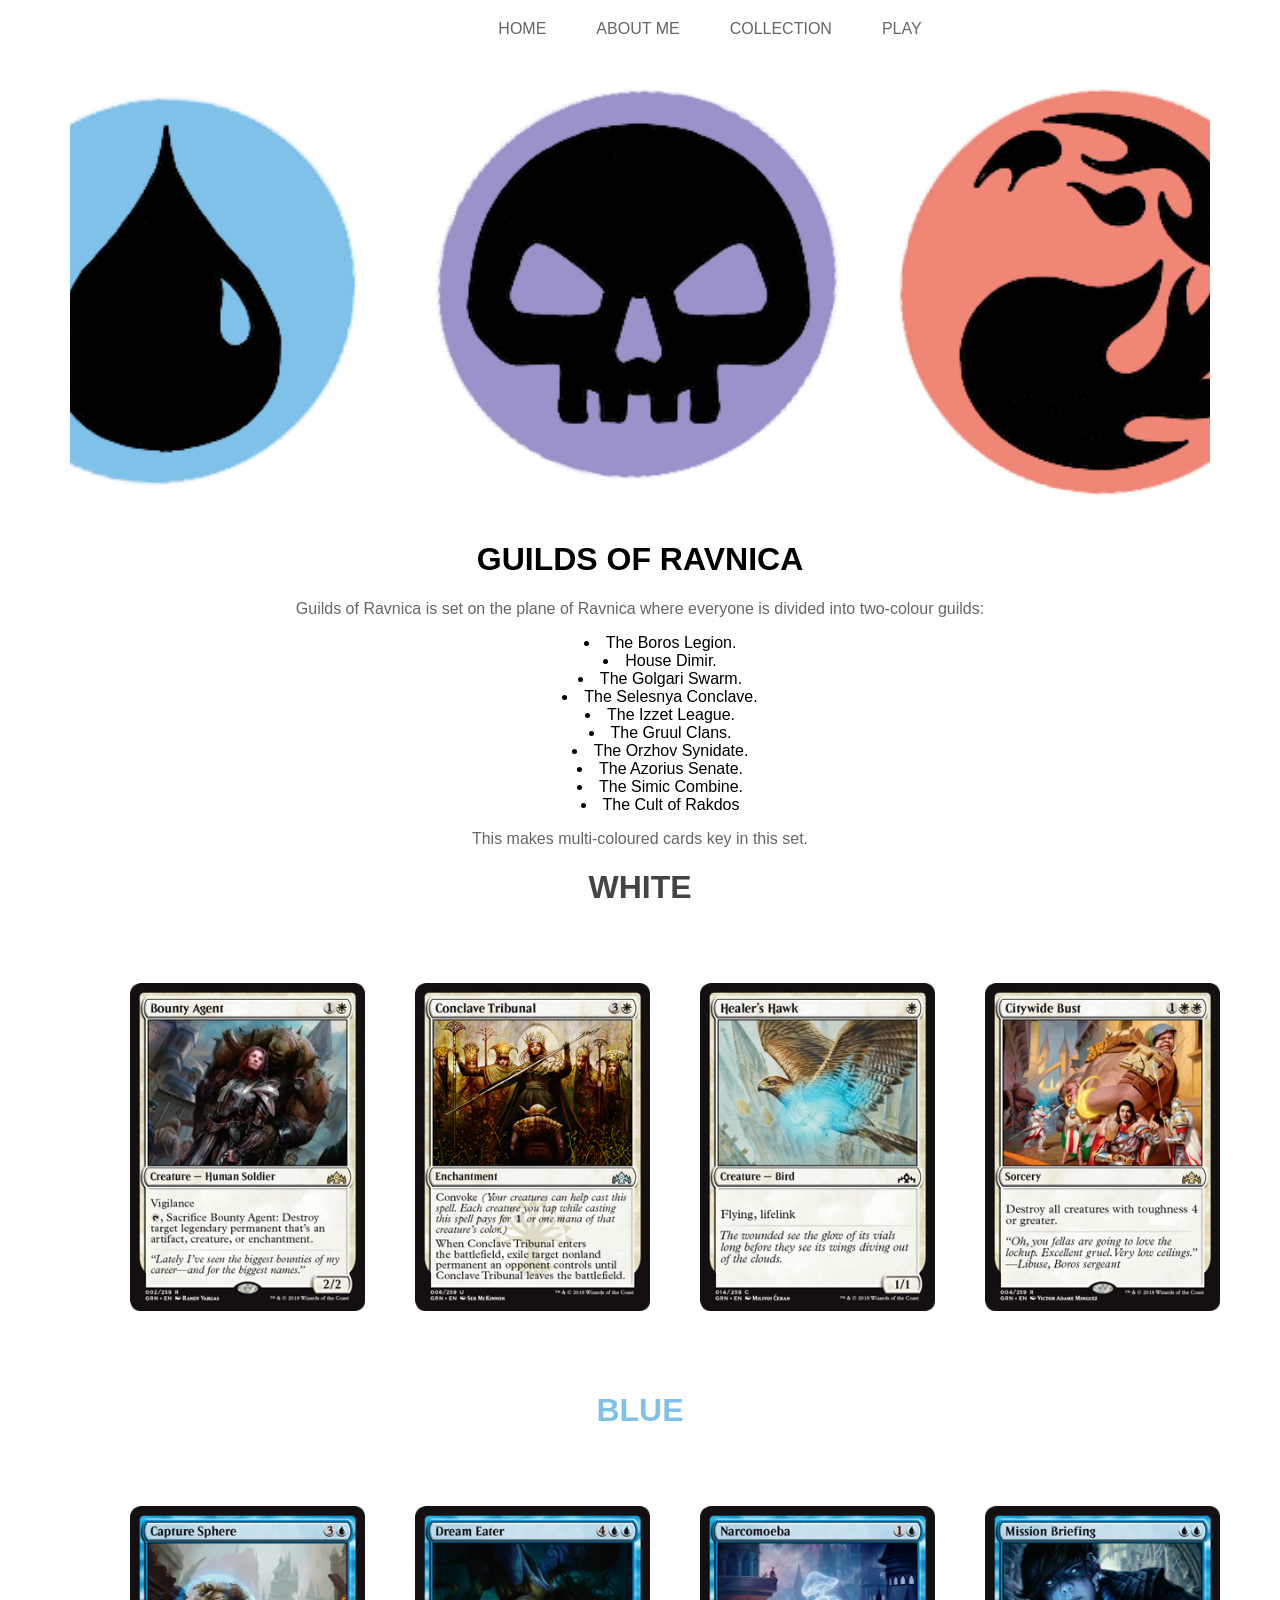
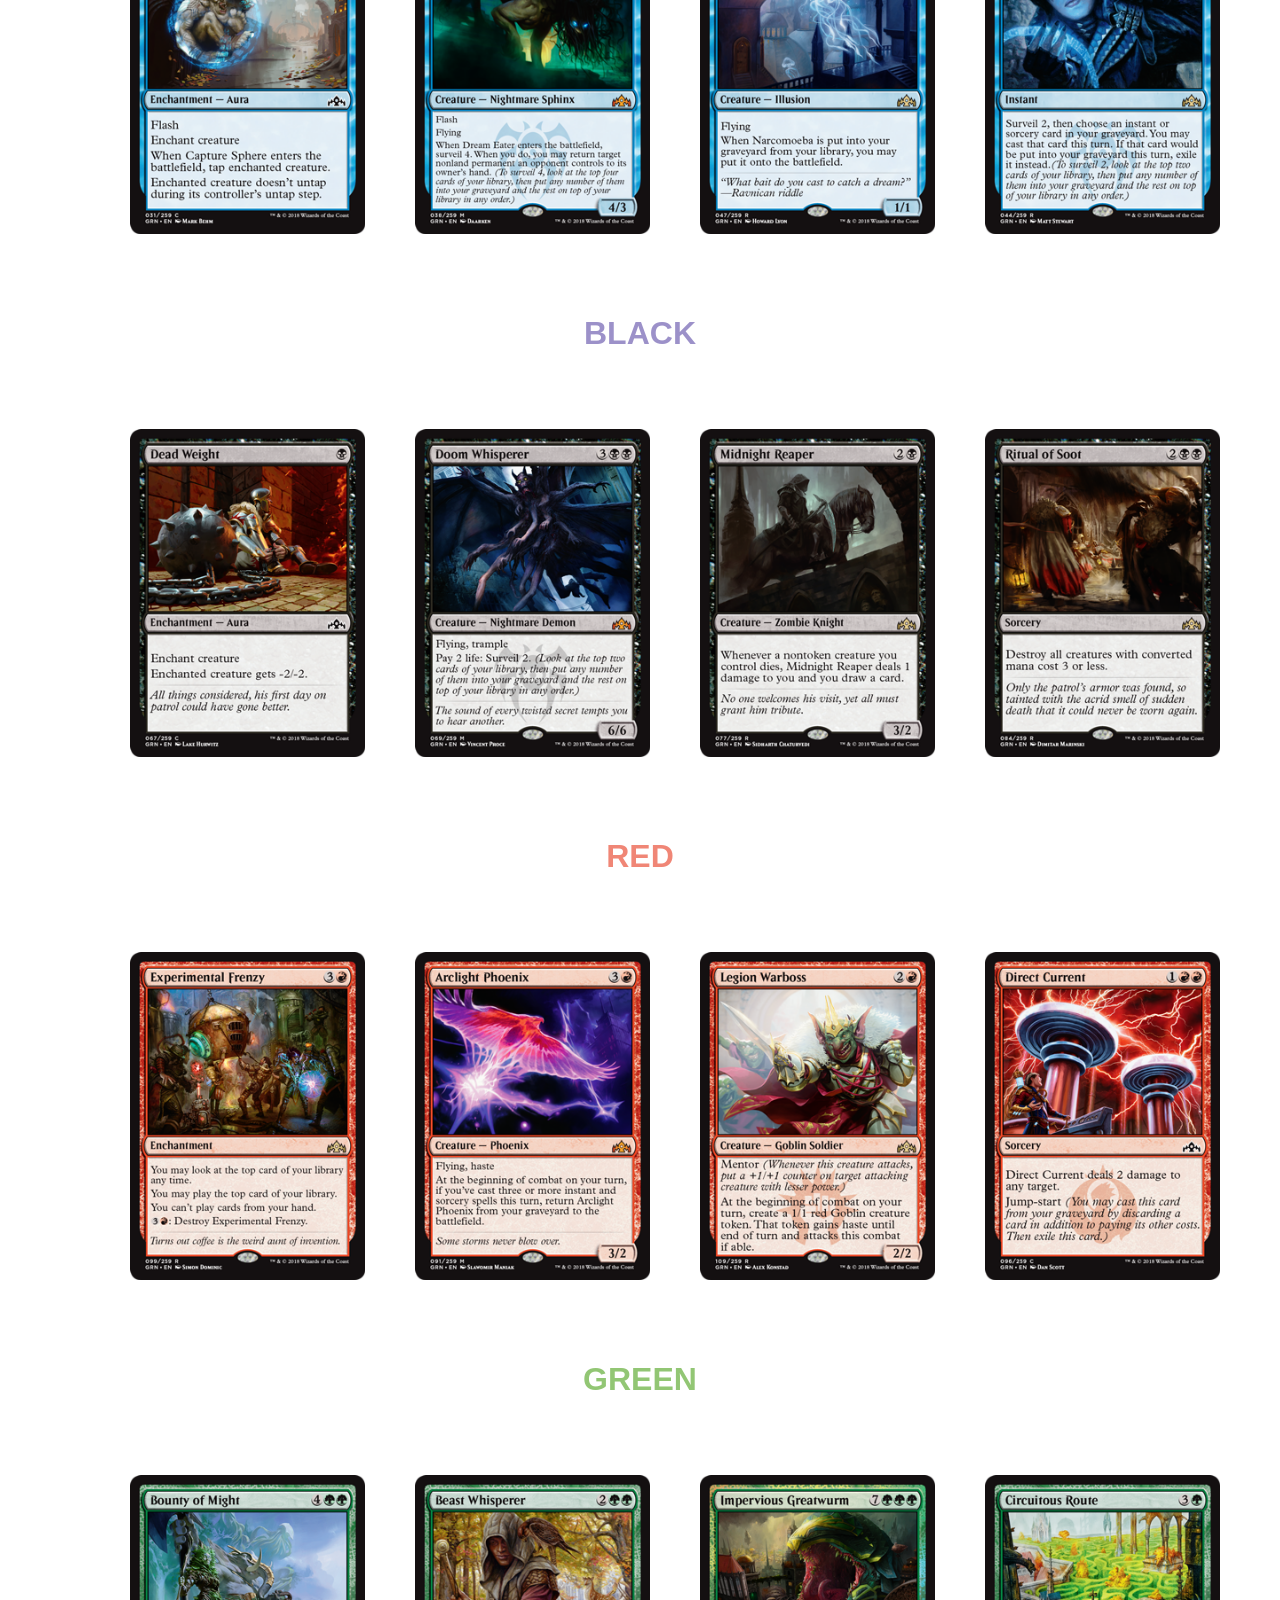
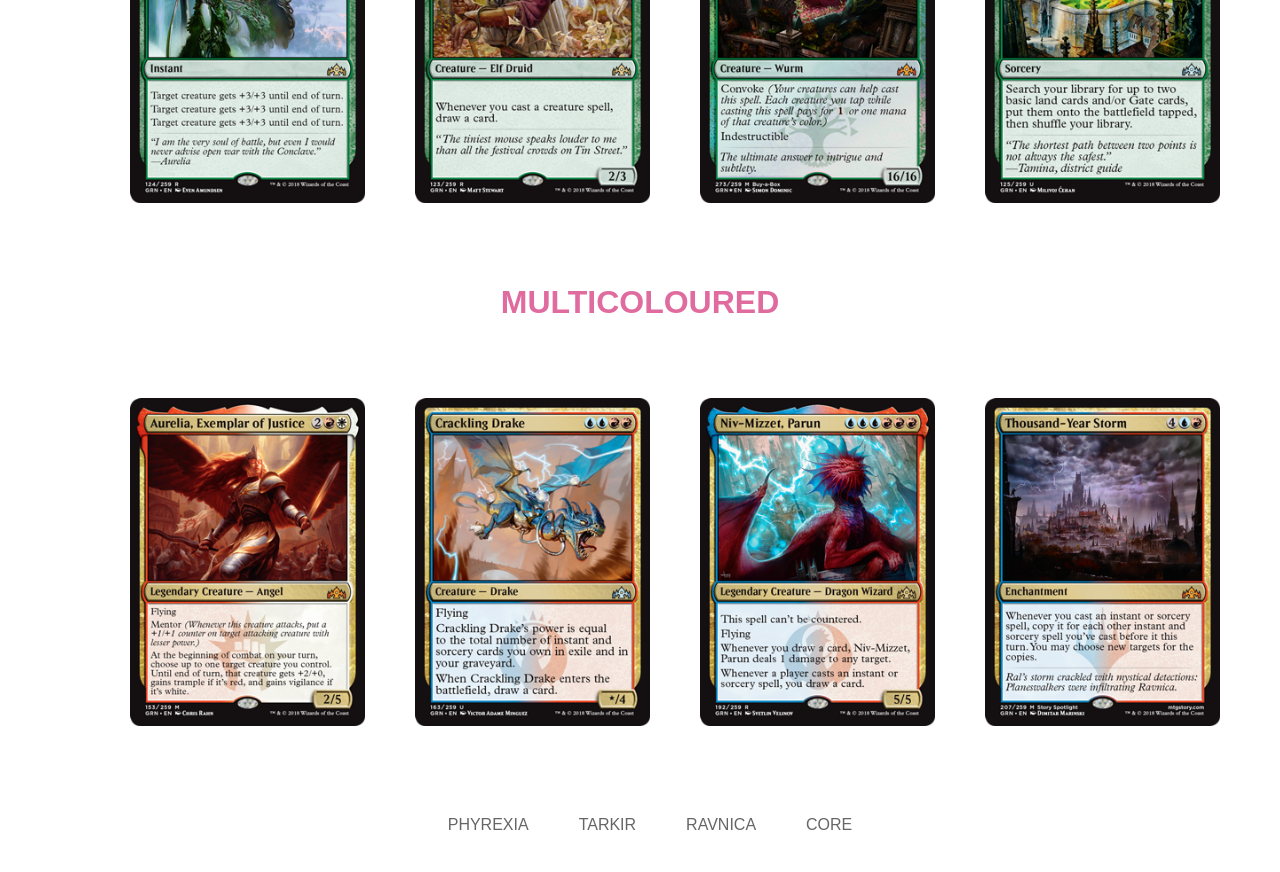
<file: ravnica_block.html>
<!DOCTYPE html>
<html lang="en">
<head>
    <meta charset="UTF-8">
    <meta name = "description" content = "This the a page of my card collection showcasing cards from the Ravnica set.">
    <meta name = "keywords" content = "Ravnica, Magic the Gathering, Wizards of the Coast, Esther the Collector, Magic, Trading Card Game, Cards, Beginners, New Players">
    <meta name = "author" content = "Kagstertron">
    <meta name="viewport" content="width=device-width, initial-scale=1.0">
    <title> EK | Ravnica </title>
    <link rel="stylesheet" href="Prep.css">
</head>

<header>
    <nav>
        <a href = "index.html">HOME</a>
        <a href = "about_me.html">ABOUT ME</a>
        <a href = "collection.html">COLLECTION</a>
        <a href = "how_to_play.html">PLAY</a>
    </nav>
</header>

<body>
    <div class = "hero">

    </div>

    <div class = "set">
        <h1>GUILDS OF RAVNICA</h1>
        <p>Guilds of Ravnica is set on the plane of Ravnica where everyone is divided into two-colour guilds:</p>
        <ul>
            <li>The Boros Legion.</li>
            <li>House Dimir.</li>
            <li>The Golgari Swarm.</li>
            <li>The Selesnya Conclave.</li>
            <li>The Izzet League.</li>
            <li>The Gruul Clans.</li>
            <li>The Orzhov Synidate.</li>
            <li>The Azorius Senate.</li>
            <li>The Simic Combine.</li>
            <li>The Cult of Rakdos</li>
        </ul>
        <p>This makes multi-coloured cards key in this set.</p>
    </div>

    <div class = white>
        <h1>WHITE</h1>
    </div>

    <div class = row>
        <div class = column25>
            <div class = "imagebox">
                <img src = "bountyAgent.png" alt = "Bounty Agent. Picture of a 2/2 human soldier MTG card.">
            </div>
        </div>
        <div class = column25>
            <div class = "imagebox">
                <img src = "conclaveTribunal.png" alt = "Conclave Tribunal. Picture of an enchanment MTG card.">
            </div>
        </div>
        <div class = column25>
            <div class = "imagebox">
                <img src = "healer'sHawk.png" alt = "Healer's Hawk. Picture of a 1/1, flying, lifelink bird MTG card.">
            </div>
        </div>
        <div class = column25>
            <div class = "imagebox">
                <img src = "cityWideBust.png" alt = "Citywide Bust. Picture of a white sorcery MTG card.">
            </div>
        </div>
    </div>

    <div class = blue>
        <h1>BLUE</h1>
    </div>
    <div class = row>
        <div class = column25>
            <div class = "imagebox">
                <img src = "captureSphere.png" alt = "Capture Sphere. Picture of an enchanment MTG card.">
            </div>
        </div>
        <div class = column25>
            <div class = "imagebox">
                <img src = "dreamEater.png" alt = "Dream Eater. Picture of a 4/3, flash, flying sphinx MTG card.">
            </div>
        </div>
        <div class = column25>
            <div class = "imagebox">
                <img src = "narcomoeba.png" alt = "Narcomoeba. Picture of a 1/1, flying illusion MTG card.">
            </div>
        </div>
        <div class = column25>
            <div class = "imagebox">
                <img src = "missionBriefing.png" alt = "Mission Briefing. Picture of a blue instant MTG card.">
            </div>
        </div>
    </div>

    <div class = black>
        <h1>BLACK</h1>
    </div>
    <div class = row>
        <div class = column25>
            <div class = "imagebox">
                <img src = "deadWeight.png" alt = "Dead Weight. Picture of an enchanment MTG card.">
            </div>
        </div>
        <div class = column25>
            <div class = "imagebox">
                <img src = "doomWhisperer.png" alt = "Doom Whisperer. Picture of a 6/6, flying, trample nightmare demon MTG card.">
            </div>
        </div>
        <div class = column25>
            <div class = "imagebox">
                <img src = "midnightReaper.png" alt = "Mignight Reaper. Picture of a 3/2, zombie knight MTG card.">
            </div>
        </div>
        <div class = column25>
            <div class = "imagebox">
                <img src = "ritualOfSoot.png" alt = "Ritual of Soot. Picture of a black sorcery MTG card.">
            </div>
        </div>
    </div>

    <div class = red>
        <h1>RED</h1>
    </div>
    <div class = row>
        <div class = column25>
            <div class = "imagebox">
                <img src = "experimentalFrenzy.png" alt = "Experimental Frenzy. Picture of an enchanment MTG card.">
            </div>
        </div>
        <div class = column25>
            <div class = "imagebox">
                <img src = "arclightPhoenix.png" alt = "Arclight Phoenix. Picture of a 3/2, flying, haste phoenix MTG card.">
            </div>
        </div>
        <div class = column25>
            <div class = "imagebox">
                <img src = "legionWarboss.png" alt = "Legion Warboss. Picture of a 2/2, mentor goblin soldier MTG card.">
            </div>
        </div>
        <div class = column25>
            <div class = "imagebox">
                <img src = "directCurrent.png" alt = "Direct Current. Picture of a sorcery MTG card.">
            </div>
        </div>
    </div>

    <div class = green>
        <h1>GREEN</h1>
    </div>
    <div class = row>
        <div class = column25>
            <div class = "imagebox">
                <img src = "bountyOfMight.png" alt = "Bounty of Might. Picture of an instant MTG card.">
            </div>
        </div>
        <div class = column25>
            <div class = "imagebox">
                <img src = "beastWhisperer.png" alt = "Beast Whisperer. Picture of an 2/3, elf druid MTG card.">
            </div>
        </div>
        <div class = column25>
            <div class = "imagebox">
                <img src = "imperviousGreatwurm.png" alt = "Impervious Greatwurm.Picture of a 16/16, indestructible wurm MTG card.">
            </div>
        </div>
        <div class = column25>
            <div class = "imagebox">
                <img src = "circuitousRoute.png" alt = "Circuitous Route. Picture of a sorcery MTG card.">
            </div>
        </div>
    </div>

<div class = multicoloured>
        <h1>MULTICOLOURED</h1>
    </div>
    <div class = row>
        <div class = column25>
            <div class = "imagebox">
                <img src = "aureliaExemplarOfJustice.png" alt = "Picture of Aurelia, Exemplar of Justice. A 2/5, flying, mentor angel MTG card.">
            </div>
        </div>
        <div class = column25>
            <div class = "imagebox">
                <img src = "cracklingDrake.png" alt = "Crackling Drake. A picture of a */4 flying drake MTG card.">
            </div>
        </div>
        <div class = column25>
            <div class = "imagebox">
                <img src = "niv-mizzetParun.png" alt = "Niv-Mizzet, Parun. A picture of a 5/5 flying dragon MTG card.">
            </div>
        </div>
        <div class = column25>
            <div class = "imagebox">
                <img src = "thousand-yearStorm.png" alt = "Thousand-Year Storm. A picture of an enchantment MTG card.">
            </div>
        </div>
    </div>

</body>

<footer>
    <nav>
        <a href = "collection.html">PHYREXIA</a>
        <a href = "tarkir_block.html">TARKIR</a>
        <a href = "ravnica_block.html">RAVNICA</a>
        <a href = "core_sets.html">CORE</a>
    </nav>
</footer>
</file>
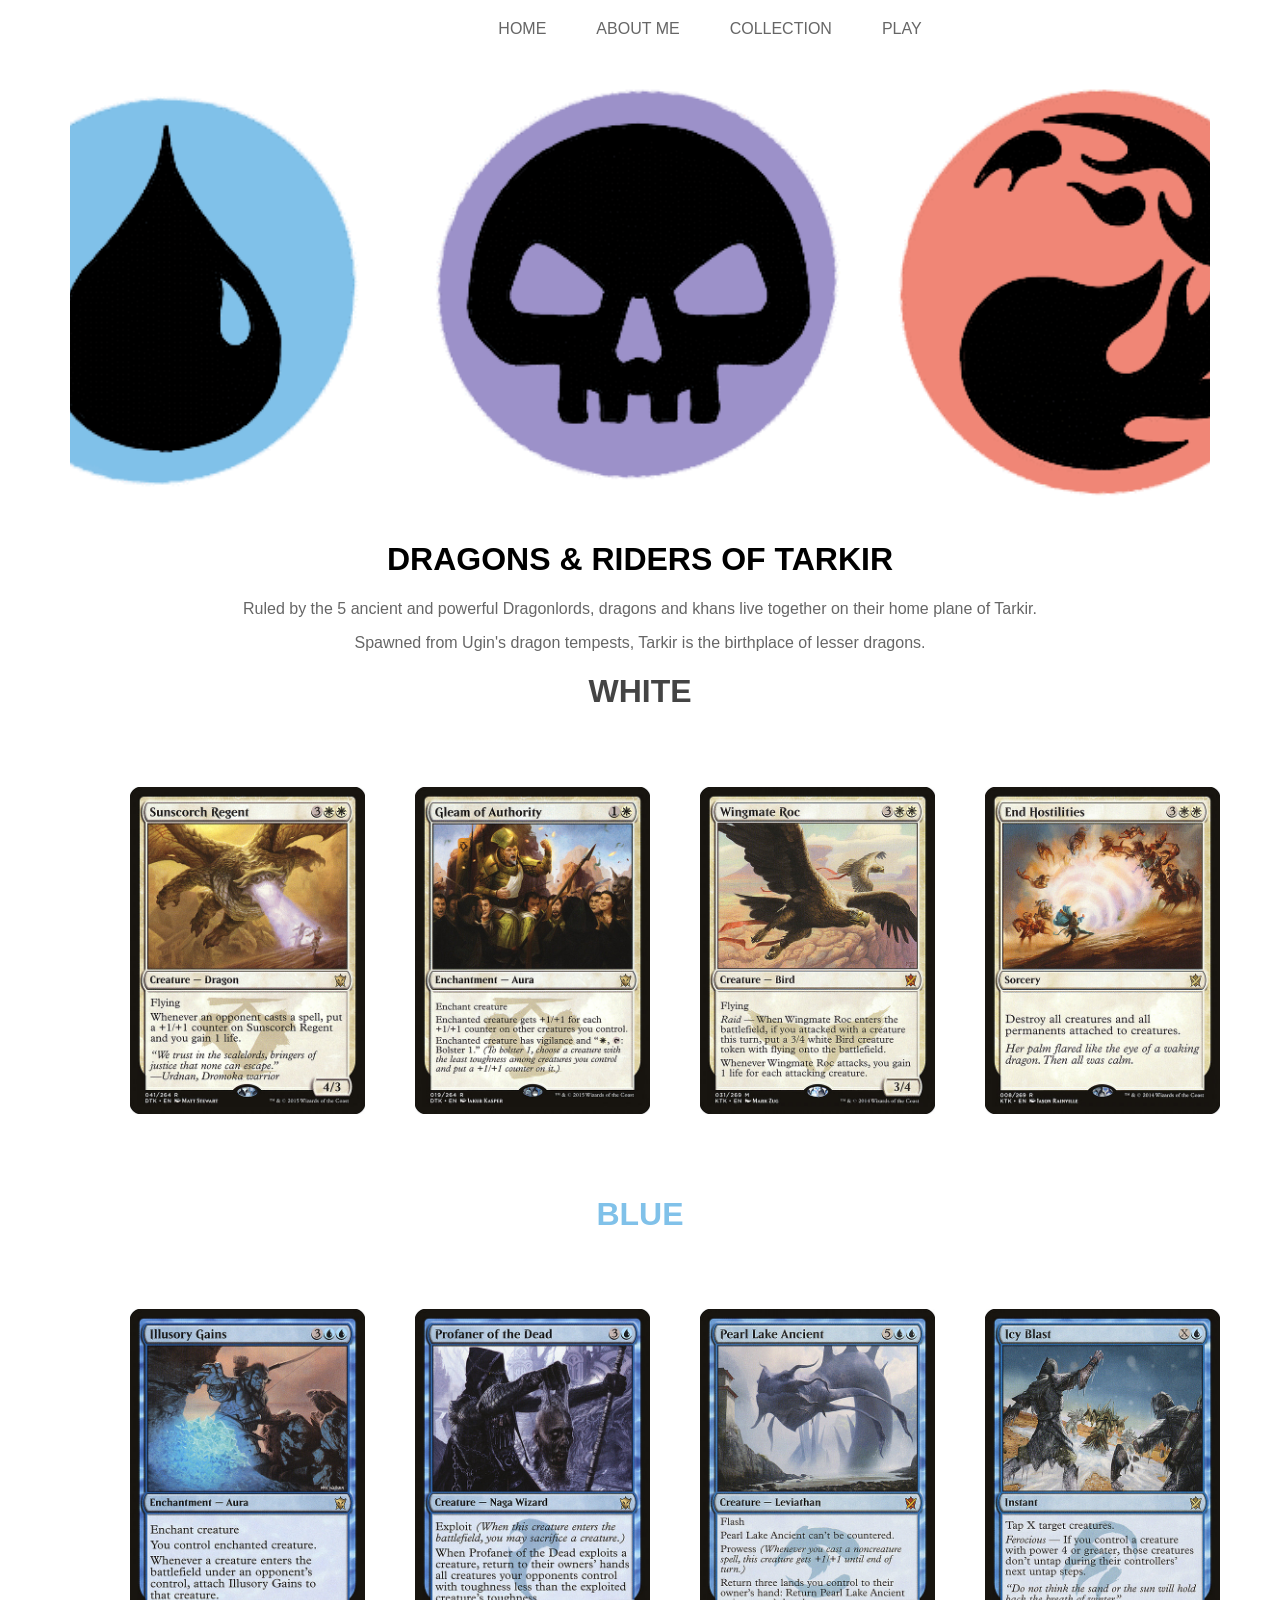
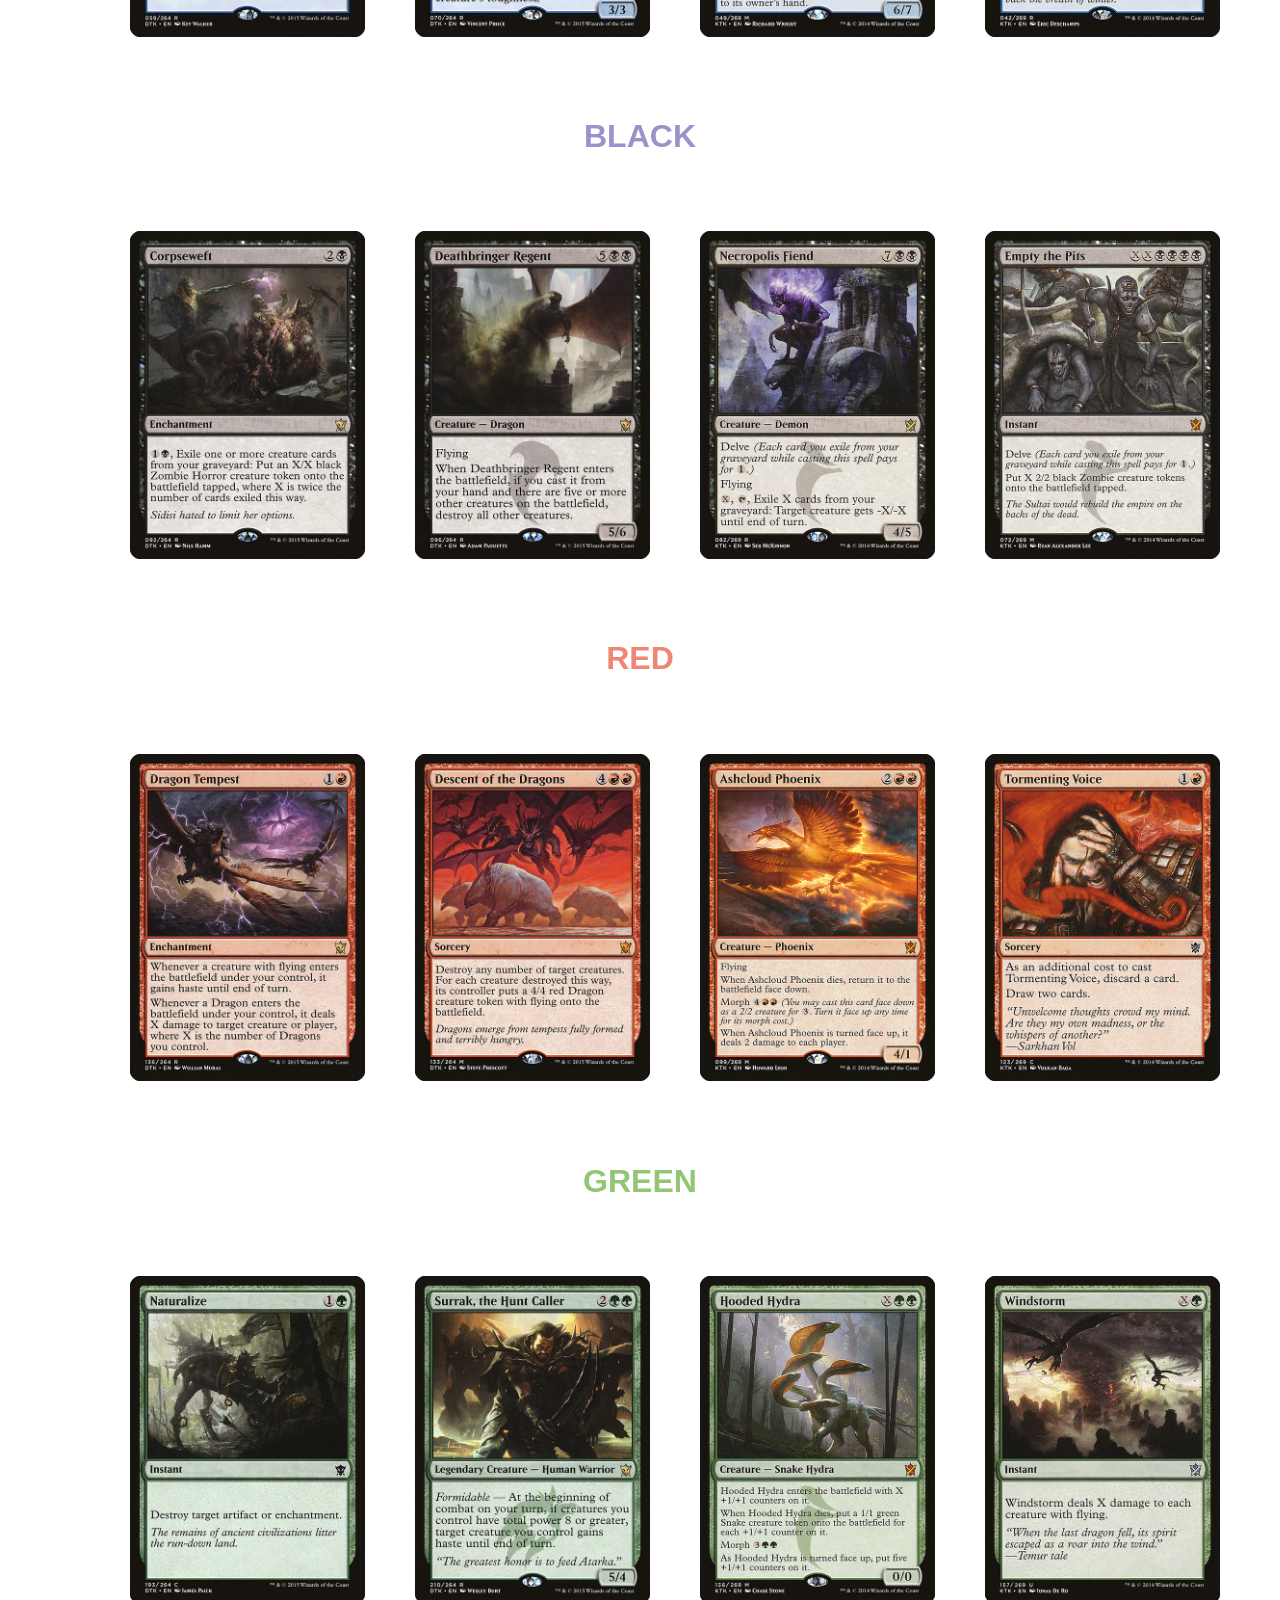
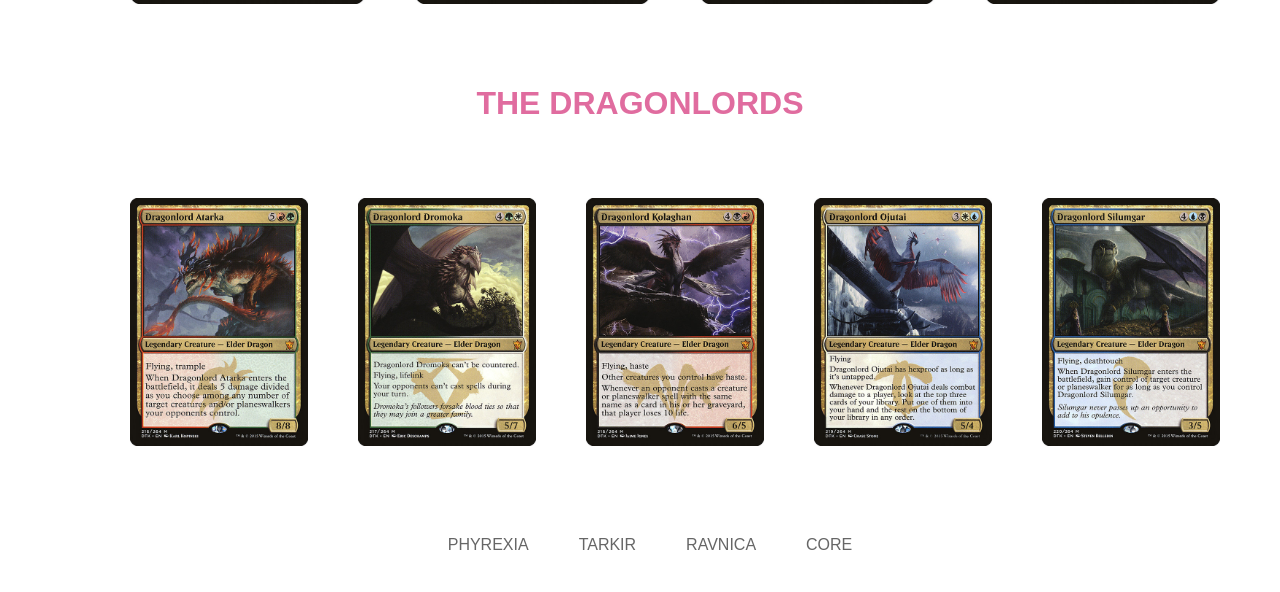
<file: tarkir_block.html>
<!DOCTYPE html>
<html lang="en">
<head>
    <meta charset="UTF-8">
    <meta name = "description" content = "This the a page of my card collection showcasing cards from the Tarkir set.">
    <meta name = "keywords" content = "Tarkir, Magic the Gathering, Wizards of the Coast, Esther the Collector, Magic, Trading Card Game, Cards, Beginners, New Players">
    <meta name = "author" content = "Kagstertron">
    <meta name="viewport" content="width=device-width, initial-scale=1.0">
    <title> EK | Tarkir </title>
    <link rel="stylesheet" href="Prep.css">
</head>

<header>
    <nav>
        <a href = "index.html">HOME</a>
        <a href = "about_me.html">ABOUT ME</a>
        <a href = "collection.html">COLLECTION</a>
        <a href = "how_to_play.html">PLAY</a>
    </nav>
</header>

<body>    
    <div class = "hero">

    </div>

    <div class = "set">
        <h1>DRAGONS & RIDERS OF TARKIR</h1>
        <p>Ruled by the 5 ancient and powerful Dragonlords, dragons and khans live together on their home plane of Tarkir.</p>
        <p>Spawned from Ugin's dragon tempests, Tarkir is the birthplace of lesser dragons. </p>
    </div>
    
    <div class = white>
        <h1>WHITE</h1>
    </div>
    <div class = row>
        <div class = column25>
            <div class = "imagebox">
                <img src = "sunScorchRegent.jpg" alt = "Sunscorch Regent. A 3/4 flying dragon MTG card.">
            </div>
        </div>
        <div class = column25>
            <div class = "imagebox">
                <img src = "gleamOfAuthority.jpg" alt = "Gleam f Authority. Picture of an enchanment MTG card.">
            </div>
        </div>
        <div class = column25>
            <div class = "imagebox">
                <img src = "wingmateRoc.png" alt = "Wingmate Roc. Picture of a 3/4, flying bird MTG card.">
            </div>
        </div>
        <div class = column25>
            <div class = "imagebox">
                <img src = "endHostilities.png" alt = "End Hostilities. Picture of a white sorcery MTG card.">
            </div>
        </div>
    </div>

    <div class = blue>
        <h1>BLUE</h1>
    </div>
    <div class = row>
        <div class = column25>
            <div class = "imagebox">
                <img src = "illusoryGains.jpg" alt = "Illusory Gains. Picture of an enchanment MTG card.">
            </div>
        </div>
        <div class = column25>
            <div class = "imagebox">
                <img src = "profanerOfTheDeath.jpg" alt = "Profaner of the Dead. Picture of a 3/3 naga wizard MTG card.">
            </div>
        </div>
        <div class = column25>
            <div class = "imagebox">
                <img src = "PearlLakeAncient.png" alt = "Pearl Lake Ancient. Picture of a 6/7, flash Leviathan with flash MTG card.">
            </div>
        </div>
        <div class = column25>
            <div class = "imagebox">
                <img src = "icyBlast.png" alt = "Ict icyBlast. Picture of a blue instant MTG card.">
            </div>
        </div>
    </div>

    <div class = black>
        <h1>BLACK</h1>
    </div>
    <div class = row>
        <div class = column25>
            <div class = "imagebox">
                <img src = "corpseweft.jpg" alt = "Corpseweft. Picture of an enchanment MTG card.">
            </div>
        </div>
        <div class = column25>
            <div class = "imagebox">
                <img src = "deathbringerRegent.jpg" alt = "Deathbringer Regent. Picture of a 5/6, flying dragon MTG card.">
            </div>
        </div>
        <div class = column25>
            <div class = "imagebox">
                <img src = "necropolisFiend.png" alt = "Necropolis Fiend. Picture of a 4/5 flying demon with delve MTG card.">
            </div>
        </div>
        <div class = column25>
            <div class = "imagebox">
                <img src = "emptyThePits.png" alt = "Empty the Pits. Picture of a black instant MTG card.">
            </div>
        </div>
    </div>

    <div class = red>
        <h1>RED</h1>
    </div>
    <div class = row>
        <div class = column25>
            <div class = "imagebox">
                <img src = "dragonTempest.jpg" alt = "Dragon Tempest. Picture of an enchanment MTG card.">
            </div>
        </div>
        <div class = column25>
            <div class = "imagebox">
                <img src = "descentOfTheDragons.jpg" alt = "Descent of the Dragons. A red sorcery MTG card.">
            </div>
        </div>
        <div class = column25>
            <div class = "imagebox">
                <img src = "ashcloudPhoenix.png" alt = "Ashcloud Phoenix. Picture of a 4/1 flying MTG card.">
            </div>
        </div>
        <div class = column25>
            <div class = "imagebox">
                <img src = "tormentingVoice.png" alt = "Tormenting Voice. Picture of a sorcery MTG card.">
            </div>
        </div>
    </div>

    <div class = green>
        <h1>GREEN</h1>
    </div>
    <div class = row>
        <div class = column25>
            <div class = "imagebox">
                <img src = "naturalize.jpg" alt = "naturalize. Picture of an instant MTG card.">
            </div>
        </div>
        <div class = column25>
            <div class = "imagebox">
                <img src = "surrak,TheHuntCaller.jpg" alt = "Surrak, the Hunt Caller. Picture of an 5/4 human warrior MTG card.">
            </div>
        </div>
        <div class = column25>
            <div class = "imagebox">
                <img src = "hoodedHydra.png" alt = "Hooded Hydra. Picture of a 0/0, snake hydra MTG card.">
            </div>
        </div>
        <div class = column25>
            <div class = "imagebox">
                <img src = "windstorm.png" alt = "Windstorm. Picture of an instant MTG card.">
            </div>
        </div>
    </div>

    <div class = multicoloured>
        <h1>THE DRAGONLORDS</h1>
    </div>
    <div class = row>
        <div class = column25>
            <div class = "imagebox">
                <img src = "dragonlordAtarka.png" alt = "Dragonlord Atarka. Picture of an 8/8 flying, trample dragon MTG card.">
            </div>
        </div>
        <div class = column25>
            <div class = "imagebox">
                <img src = "dragonlordDromoka.png" alt = "Dragonlord Dromoka. Picture of an 5/7 flying, lifelink dragon MTG card.">
            </div>
        </div>
        <div class = column25>
            <div class = "imagebox">
                <img src = "dragonlordKolaghan.png" alt = "Dragonlord Kolaghan. Picture of a 6/5 flying, haste dragon MTG card.">
            </div>
        </div>
        <div class = column25>
            <div class = "imagebox">
                <img src = "dragonlordOjutai.png" alt = "Dragonlord Ojutai. Picture of a 5/4 flying dragon MTG card.">
            </div>
        </div>
        <div class = column25>
            <div class = "imagebox">
                <img src = "dragonlordSulimgar.png" alt = "Dragonlord Sulimgar. Picture of a 3/5 flying, deathtouch MTG card.">
            </div>
        </div>        
    </div>

</body>

<footer>
    <nav>
        <a href = "collection.html">PHYREXIA</a>
        <a href = "tarkir_block.html">TARKIR</a>
        <a href = "ravnica_block.html">RAVNICA</a>
        <a href = "core_sets.html">CORE</a>
    </nav>
</footer>
</file>
<file: Prep.css>
body{
    font-family: Arial, Helvetica, sans-serif;
    margin-top: 70px;
    margin-left: 70px;
    margin-right: 70px;
}

header{
    font-family: Arial, Helvetica, sans-serif;
    text-align: center;
    position: fixed;
    top: 0;
    width: 100%;
}

footer{
    font-family: Arial, Helvetica, sans-serif;
    background-color: white;
    color: #666; /* this is the colour for text in the header/footer */
    text-align: center;
    padding: 10px;
    position: relative;
    bottom: 0;
    width: 100%;
    text-align: center;
}

nav{
    display: flex;
    justify-content: center;
    background-color: white;
    position: sticky;
    top: 0;
    padding: 0px;
}

/* this is the set up for the buttons specifically */
nav a {
    color: #666;
    padding: 20px 25px;
    text-decoration: none;
}

nav a:hover{
    color: white;
    background-color: #9C91C9;
}

.hero{
    width: 100%;
    height: 450px;
    background-image: url(mana_symbols.gif);
    background-size: cover;
    background-position: center;
    justify-content: center;
}

.logo{
    justify-content: center;
}

p{
    font-family: Arial, Helvetica, sans-serif;
    color: #666;
    text-align: center;
}

.row{
    display: flex;
    text-align: center;
}

.column70{
    flex: 7;
    margin: 5px;
    padding: 20px;
    margin-top: 0;
    color: 666;
    text-align: center;
}

.column30{
    flex: 3;
    margin: 0;
    padding: 10px;
    margin-top: 0;
    
}

.column60{
    flex: 6;
    margin: 0;
    padding: 0;
    margin-top: 0;
    color: 666;
    text-align: center;
}

.column40{
    flex: 4;
    margin: 5px;
    padding: 20px;
    margin-top: 0;
}

.column25{
    flex: 2.5; /* in this context 2.5 = 25% */
    margin: 5px;
    padding: 20px;
    margin-top: 0;
}

.column100{
    flex: 10;
    list-style-position: inside;
}

.imagebox{
    width: 100%;
    display: flex;
    justify-content: center;
    align-items: center;
    margin: 15px;
    padding: 20px;
}

.imagebox img{
    width: 100%;
    height: auto; /* maintains image aspect */
    object-fit: cover; /* crops the fit */
}

.column10{
    flex: 1;
    margin: 5px;
    padding: 20px;
    margin-top: 0;
}

.column90{
    flex: 9;
    margin: 5px;
    padding: 20px;
    margin-top: 0;
}

.white{
    color: #444;
    text-align: center;
}

.blue{
    color: #80C1E9;
    text-align: center;
}

.black{
    color: #9C91C9;
    text-align:center
}

.red{
    color: #f08676;
    text-align: center;
}

.green{
    color: #92C674;
    text-align: center;
}

.colourless{
    color: #666;
    text-align: center;
}

.multicoloured{
    color: #E06C9F;
    text-align: center;
}

.set{
    text-align: center;
    list-style-position: inside;
}

.heading{
    text-align: center;
    color: #666;
    list-style-position: inside;
}

.form{
    text-align: center;
}

.sudo{
    width: 650px;
    height: 900px;
    margin:50px;
    background-image: url("backMagicCard.jpg");
    background-size: cover;
}

.sudo:hover{
    background-image: url("Magic_card_back_mistake.jpg");
}

.zoom {
  transition: transform .2s; /* Animation */
  margin: 0 auto;
}

.zoom:hover {
  transform: scale(1.5); /* (150% zoom - Note: if the zoom is too large, it will go outside of the viewport) */
}
</file>
